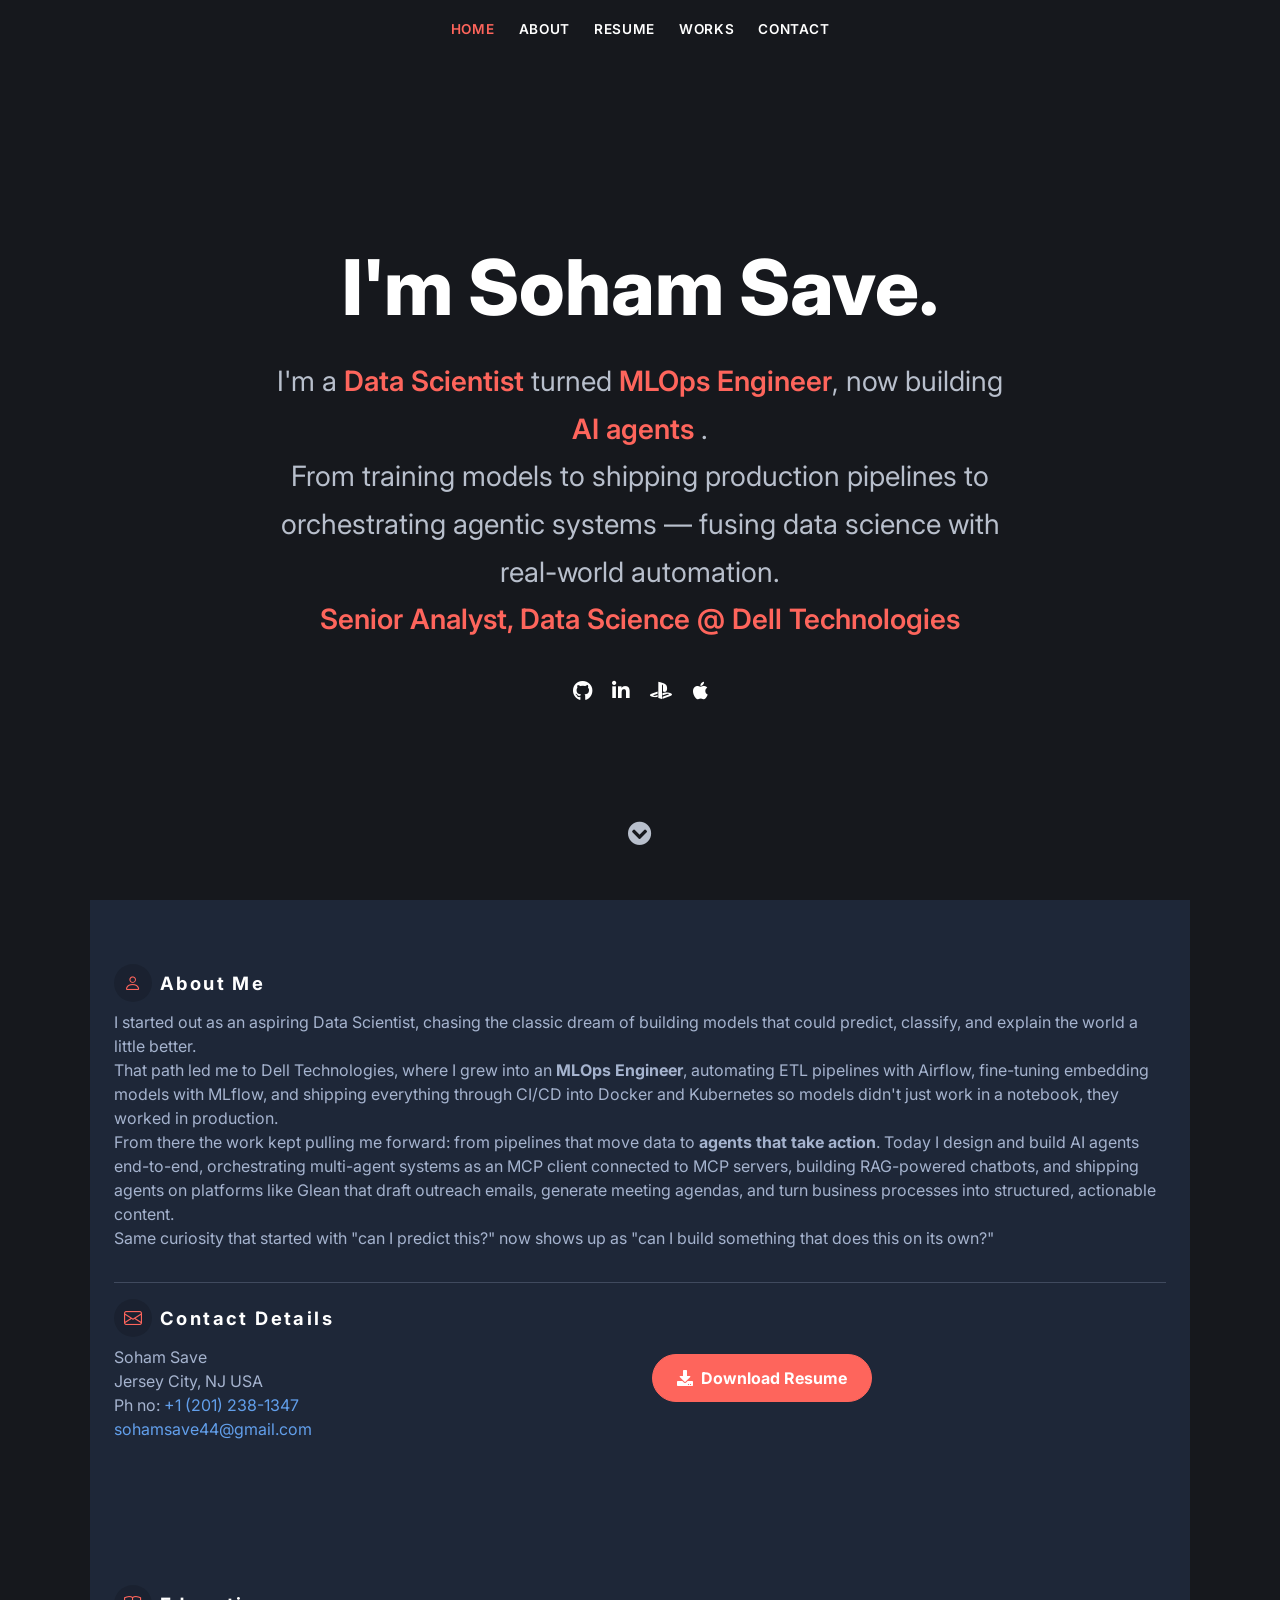
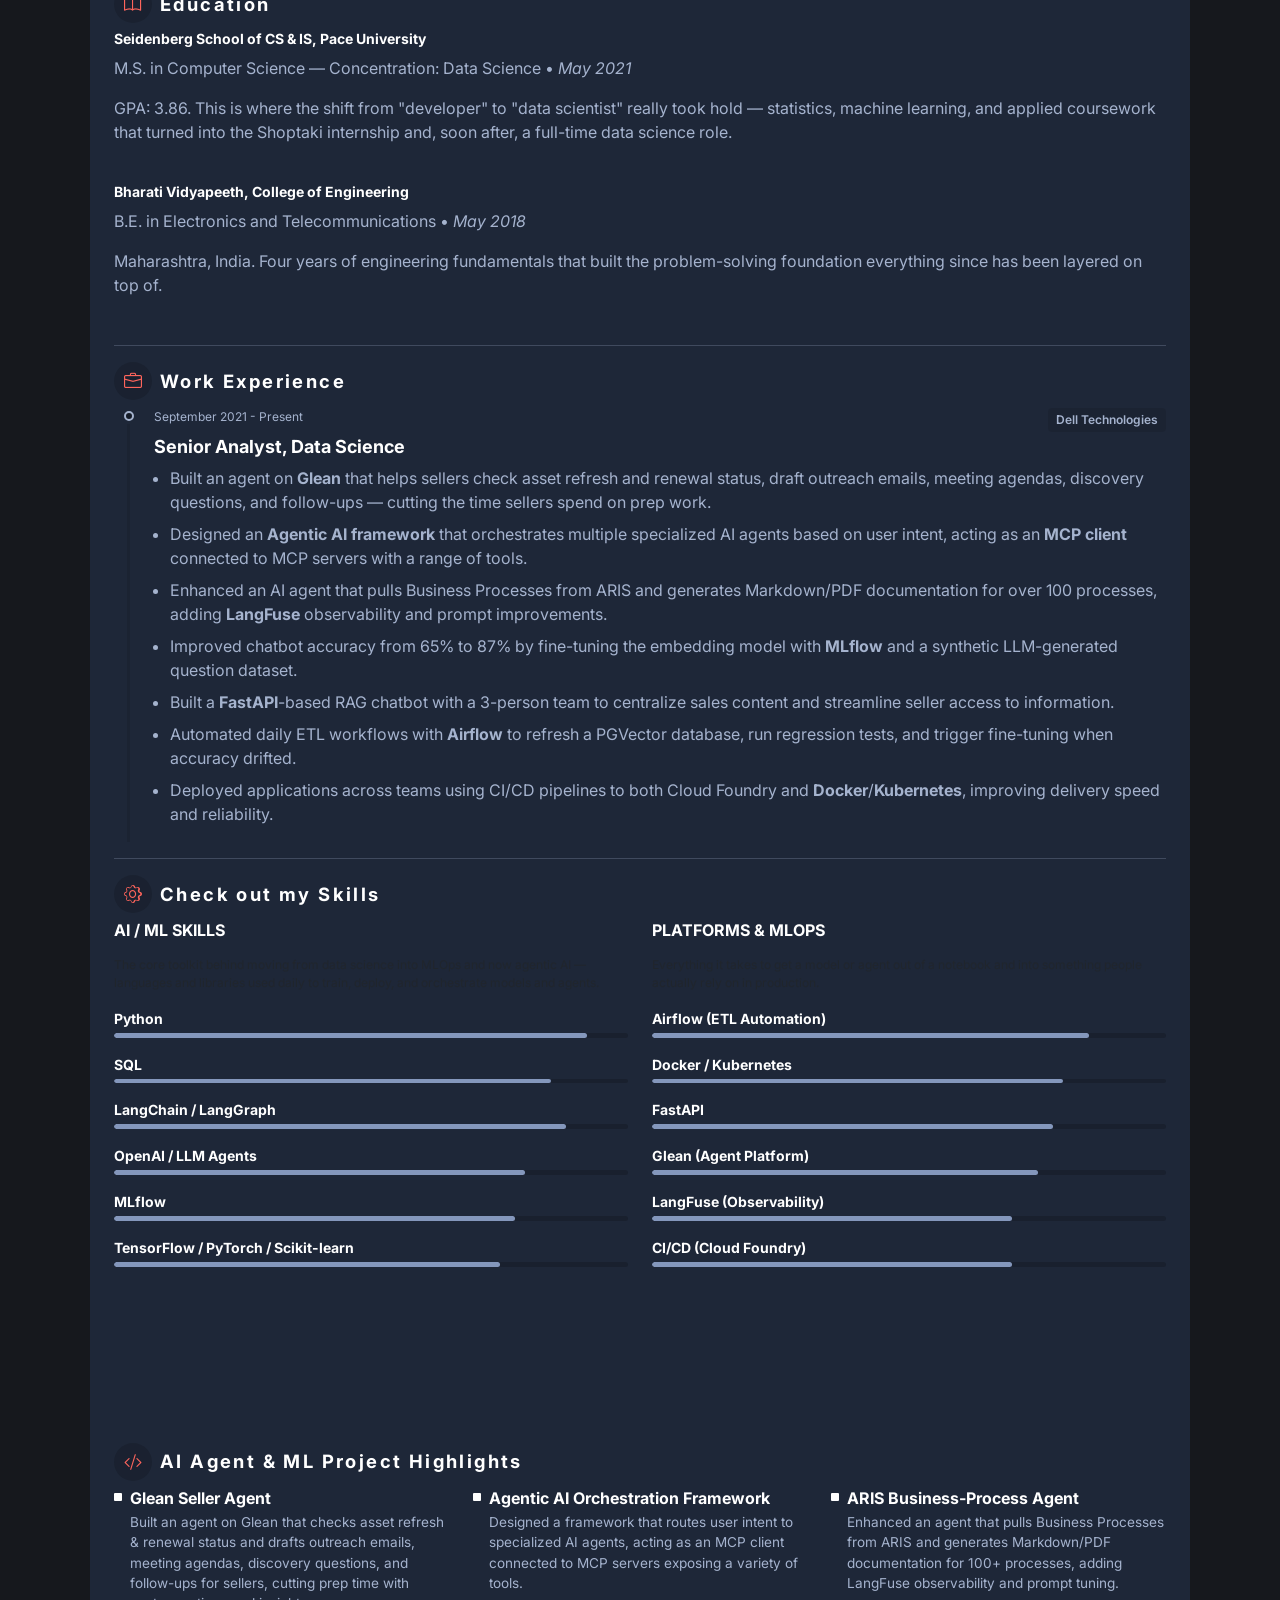
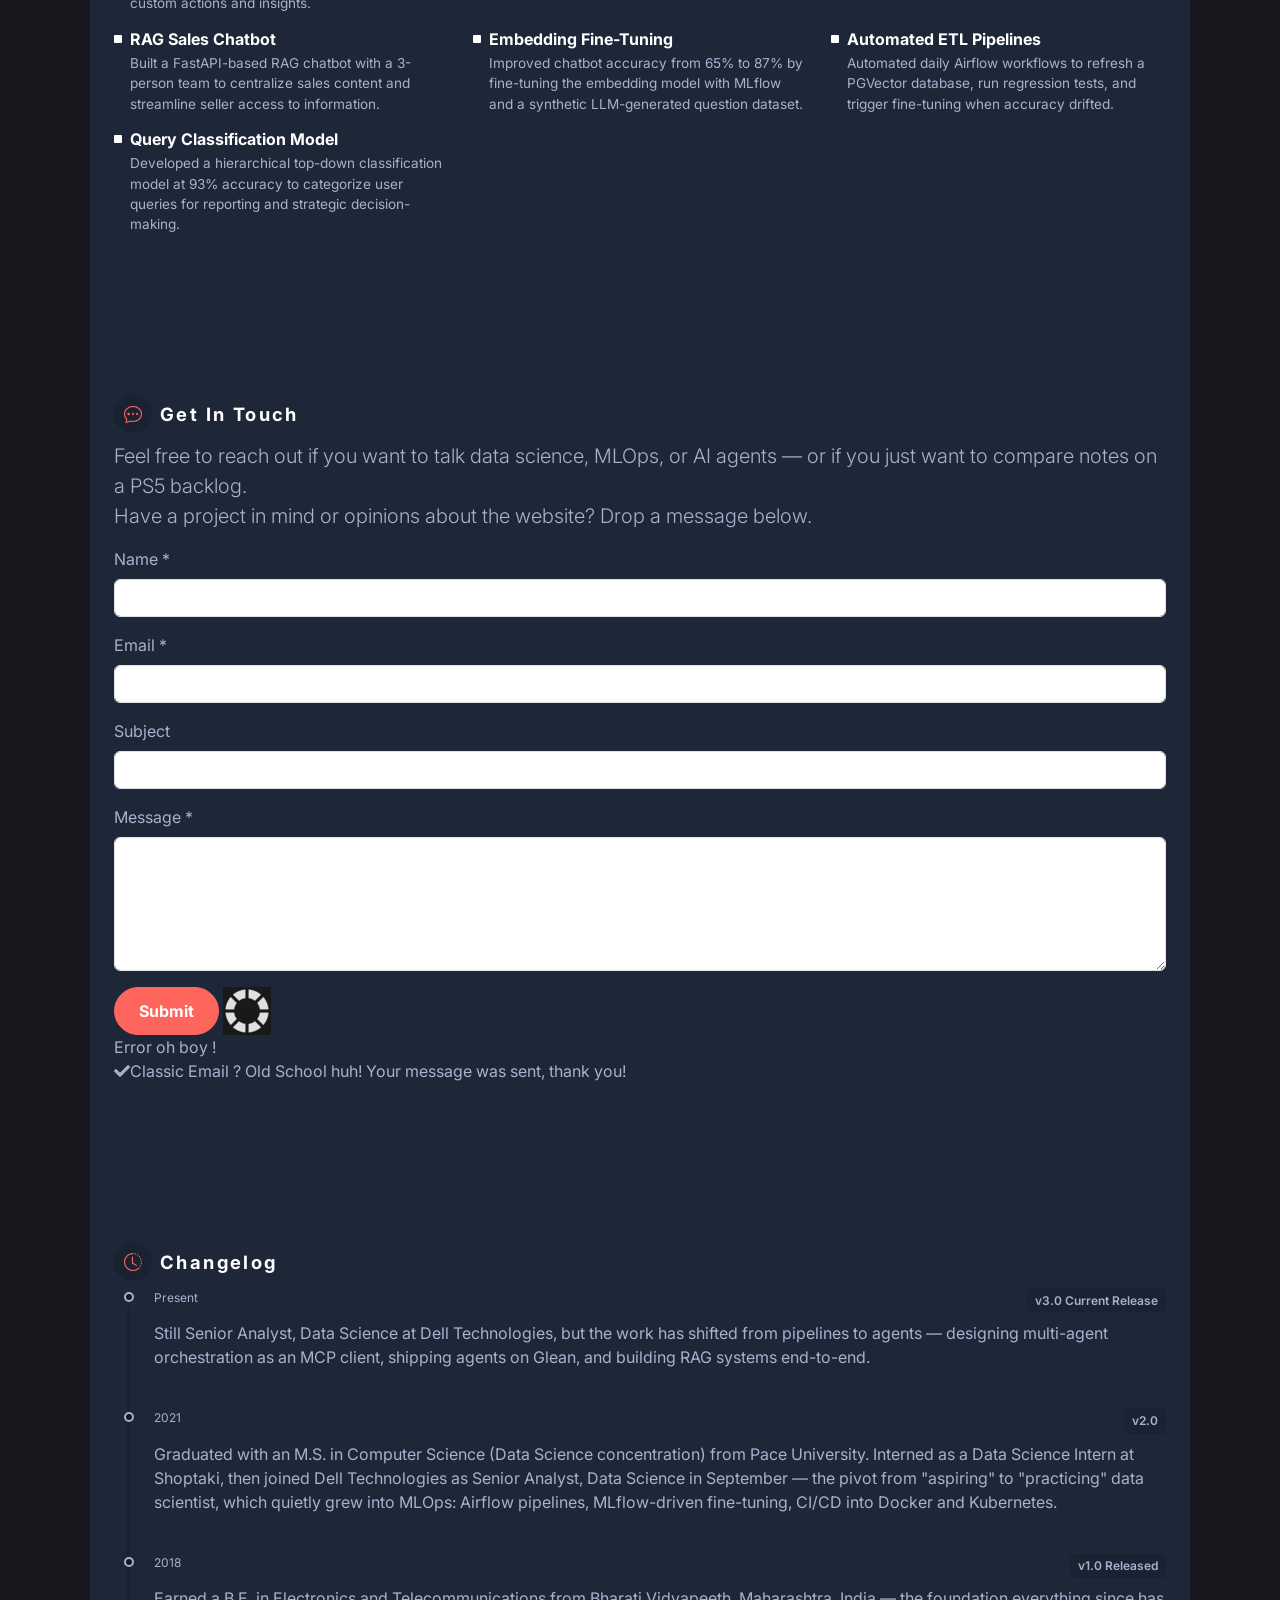
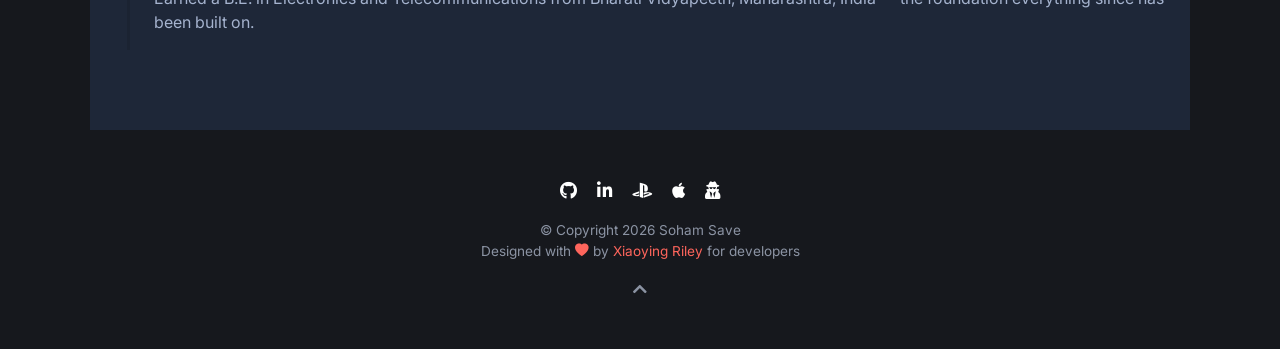
<file: index.html>
<!DOCTYPE html>
<!--[if lt IE 8]><html class="no-js ie ie7" lang="en"> <![endif]-->
<!--[if IE 8]><html class="no-js ie ie8" lang="en"> <![endif]-->
<!--[if (gte IE 8)|!(IE)]><!-->
<html class="no-js" lang="en">
	<!--<![endif]-->

	<head>
		<!--- Basic Page Needs
   ================================================== -->
		<meta charset="utf-8" />
		<title>Soham Save - Data Scientist &amp; AI Agent Engineer</title>

		<!-- Open Graph Sharing Preview Configuration -->
		<meta
			name="description"
			content="Data Scientist turned MLOps Engineer, now building AI agents. From model training to production pipelines to agentic systems."
		/>
		<meta property="og:title" content="Soham Save - Data Scientist &amp; AI Agent Engineer" />
		<meta property="og:url" content="https://sohamsave07.github.io" />
		<meta
			property="og:description"
			content="Data Scientist turned MLOps Engineer, now building AI agents. From model training to production pipelines to agentic systems."
		/>
		<meta property="og:image" content="https://sohamsave07.github.io/ogKS.png" />
		<meta property="og:type" content="article" />
		<meta property="og:locale" content="en_US" />
		<!-- Sharing preview end. -->

		<!-- SEO  -->
		<meta name="author" content="Soham Save" />
		<meta name="SEO" content="Soham Save" />

		<!-- Google Analytics
    ================================================== -->
		<!-- Global site tag (gtag.js) - Google Analytics -->
		<script
			async
			src="https://www.googletagmanager.com/gtag/js?id=UA-120726119-1"
		></script>
		<script>
			window.dataLayer = window.dataLayer || [];

			function gtag() {
				dataLayer.push(arguments);
			}
			gtag("js", new Date());

			gtag("config", "UA-120726119-1");
		</script>

		<!-- Google Tag Manager -->
		<script>
			(function (w, d, s, l, i) {
				w[l] = w[l] || [];
				w[l].push({
					"gtm.start": new Date().getTime(),
					event: "gtm.js",
				});
				var f = d.getElementsByTagName(s)[0],
					j = d.createElement(s),
					dl = l != "dataLayer" ? "&l=" + l : "";
				j.async = true;
				j.src = "https://www.googletagmanager.com/gtm.js?id=" + i + dl;
				f.parentNode.insertBefore(j, f);
			})(window, document, "script", "dataLayer", "GTM-NBJTKDK");
		</script>

		<!-- End Google Tag Manager -->

		<!-- Mobile Specific Meta
   ================================================== -->
		<meta
			name="viewport"
			content="width=device-width, initial-scale=1, maximum-scale=1"
		/>

		<!-- Fonts & Icons
    ================================================== -->
		<link rel="preconnect" href="https://fonts.googleapis.com" />
		<link rel="preconnect" href="https://fonts.gstatic.com" crossorigin />
		<link
			href="https://fonts.googleapis.com/css2?family=Inter:wght@300;400;500;600;700;800;900&display=swap"
			rel="stylesheet"
		/>
		<link
			rel="stylesheet"
			href="https://cdn.jsdelivr.net/npm/bootstrap-icons@1.10.3/font/bootstrap-icons.css"
		/>
		<link
			rel="stylesheet"
			href="https://use.fontawesome.com/releases/v5.15.4/css/all.css"
			integrity="sha384-DyZ88mC6Up2uqS4h/KRgHuoeGwBcD4Ng9SiP4dIRy0EXTlnuz47vAwmeGwVChigm"
			crossorigin="anonymous"
		/>

		<!-- CSS
    ================================================== -->
		<link rel="stylesheet" href="css/risen.css" />
		<link rel="stylesheet" href="css/custom.css" />

		<!-- Favicons
	================================================== -->
		<link rel="shortcut icon" href="ms1.ico" />

		<!-- Javascript Libraries
	================================================== -->
		<!-- Script
   ================================================== -->
		<script src="js/modernizr.js"></script>
	</head>

	<!-- End head -->

	<body>
		<!-- Google Tag Manager (noscript) -->
		<noscript>
			<iframe
				src="https://www.googletagmanager.com/ns.html?id=GTM-NBJTKDK"
				height="0"
				width="0"
				style="display: none; visibility: hidden;"
			></iframe>
		</noscript>
		<!-- End Google Tag Manager (noscript) -->

		<!-- Header
   ================================================== -->
		<header id="home">
			<nav id="nav-wrap">
				<a class="mobile-btn" href="#nav-wrap" title="Show navigation"
					>Show navigation</a
				>
				<a class="mobile-btn" href="#" title="Hide navigation"
					>Hide navigation</a
				>

				<ul id="nav" class="nav">
					<li class="current">
						<a class="smoothscroll" href="#home">Home</a>
					</li>
					<li>
						<a class="smoothscroll" href="#about">About</a>
					</li>
					<li>
						<a class="smoothscroll" href="#resume">Resume</a>
					</li>
					<li>
						<a class="smoothscroll" href="#works">Works</a>
					</li>
					<li>
						<a class="smoothscroll" href="#contact">Contact</a>
					</li>
				</ul>
				<!-- end #nav -->
			</nav>
			<!-- end #nav-wrap -->

			<div class="row banner">
				<div class="banner-text">
					<h1 class="responsive-headline">I'm Soham Save.</h1>
					<h3>
						I'm a
						<a class="smoothscroll" href="#resume">
							<span>Data Scientist</span>
						</a>
						turned
						<span>MLOps Engineer</span>, now building
						<a class="smoothscroll" href="#works"> <span>AI agents</span> </a
						>. <br />From training models to shipping production pipelines to
						orchestrating agentic systems &mdash; fusing data science with
						real-world automation.
						<br />
						<span>Senior Analyst, Data Science @ Dell Technologies</span>
					</h3>
					<ul class="social">
						<li>
							<a
								href="https://github.com/sohamsave07"
								title="Github"
								target="_blank"
							>
								<i class="fab fa-github"></i>
							</a>
						</li>
						<li>
							<a
								href="https://www.linkedin.com/in/soham-save/"
								title="LinkedIn"
								target="_blank"
							>
								<i class="fab fa-linkedin-in"></i>
							</a>
						</li>
						<li>
							<a
								href="https://profile.playstation.com/redphoenix_07"
								title="PlayStation"
								target="_blank"
							>
								<i class="fab fa-playstation"></i>
							</a>
						</li>
						<li>
							<a
								href="https://music.apple.com/profile/sohamsave44"
								title="Apple Music"
								target="_blank"
							>
								<i class="fab fa-apple"></i>
							</a>
						</li>
					</ul>
				</div>
			</div>

			<p class="scrolldown">
				<a class="smoothscroll" href="#about">
					<i class="fas fa-chevron-circle-down"></i>
				</a>
			</p>
		</header>
		<!-- Header End -->

		<!-- About Section
   ================================================== -->
		<section id="about" class="resume-wrapper">
			<div class="row">
				<div class="col-12">
					<section class="resume-summary-section resume-section">
						<h2 class="resume-section-heading">
							<i class="resume-section-heading-icon bi bi-person me-2"></i>About Me
						</h2>
						<p class="resume-summary-desc">
							I started out as an aspiring Data Scientist, chasing the classic
							dream of building models that could predict, classify, and
							explain the world a little better. <br />
							That path led me to Dell Technologies, where I grew into an
							<strong>MLOps Engineer</strong>, automating ETL pipelines
							with Airflow, fine-tuning embedding models with MLflow, and
							shipping everything through CI/CD into Docker and Kubernetes so
							models didn't just work in a notebook, they worked in production.
							<br />
							From there the work kept pulling me forward: from pipelines that
							move data to <strong>agents that take action</strong>. Today I
							design and build AI agents end-to-end, orchestrating
							multi-agent systems as an MCP client connected to MCP servers,
							building RAG-powered chatbots, and shipping agents on platforms
							like Glean that draft outreach emails, generate meeting agendas,
							and turn business processes into structured, actionable content.
							<br />
							Same curiosity that started with "can I predict this?" now shows
							up as "can I build something that does this on its own?"
						</p>
					</section>

					<hr />

					<div class="row">
						<div class="col-12 col-lg-6">
							<h3 class="resume-section-heading">
								<i class="resume-section-heading-icon bi bi-envelope me-2"></i>Contact Details
							</h3>
							<p class="address">
								<span>Soham Save</span>
								<br />
								<span>Jersey City, NJ USA <br /> </span>
								<span
									>Ph no:
									<a href="tel:+12012381347">+1 (201) 238-1347</a>
								</span>
								<br />
								<span>
									<a
										href="mailto:sohamsave44@gmail.com?Subject=Soham%20Save"
										target="_top"
										>sohamsave44@gmail.com</a
									>
								</span>
							</p>
						</div>

						<div class="col-12 col-lg-6 d-flex align-items-center">
							<a
								href="assets/files/Soham_Save_Resume.pdf"
								class="btn btn-primary"
								download
								target="_blank"
							>
								<i class="fa fa-download me-2"></i>Download Resume</a
							>
						</div>
					</div>
				</div>
			</div>
		</section>
		<!-- About Section End-->

		<!-- Resume Section
   ================================================== -->
		<section id="resume" class="resume-wrapper">
			<!-- Education
   ================================================== -->
			<section class="resume-educate-section resume-section">
				<h2 class="resume-section-heading">
					<i class="resume-section-heading-icon bi bi-book me-2"></i>Education
				</h2>

				<div class="row item mb-4">
					<div class="col-12">
						<h3 class="resume-degree">
							Seidenberg School of CS &amp; IS, Pace University
						</h3>
						<p class="info">
							M.S. in Computer Science &mdash; Concentration: Data Science
							<span>&bull;</span>
							<em class="date">May 2021</em>
						</p>
						<p>
							GPA: 3.86. This is where the shift from "developer" to
							"data scientist" really took hold &mdash; statistics, machine
							learning, and applied coursework that turned into the Shoptaki
							internship and, soon after, a full-time data science role.
						</p>
					</div>
				</div>

				<div class="row item">
					<div class="col-12">
						<h3 class="resume-degree">
							Bharati Vidyapeeth, College of Engineering
						</h3>
						<p class="info">
							B.E. in Electronics and Telecommunications
							<span>&bull;</span>
							<em class="date">May 2018</em>
						</p>

						<p>
							Maharashtra, India. Four years of engineering fundamentals
							that built the problem-solving foundation everything since has
							been layered on top of.
						</p>
					</div>
				</div>
			</section>
			<!-- End Education -->

			<hr />

			<!-- Work -->
			<section class="resume-experience-section resume-section">
				<h2 class="resume-section-heading">
					<i class="resume-section-heading-icon bi bi-briefcase me-2"></i>Work Experience
				</h2>

				<div class="resume-timeline position-relative">
					<article class="resume-timeline-item position-relative">
						<div class="resume-timeline-item-header mb-2">
							<div class="resume-position-meta d-flex justify-content-between mb-1">
								<div class="resume-position-time">September 2021 - Present</div>
								<div class="resume-company-name">Dell Technologies</div>
							</div>
							<h3 class="resume-position-title mb-1">Senior Analyst, Data Science</h3>
						</div>
						<div class="resume-timeline-item-desc">
							<ul class="resume-timeline-list">
								<li>
									Built an agent on <b>Glean</b> that helps sellers check
									asset refresh and renewal status, draft outreach emails,
									meeting agendas, discovery questions, and follow-ups &mdash;
									cutting the time sellers spend on prep work.
								</li>
								<li>
									Designed an <b>Agentic AI framework</b> that orchestrates
									multiple specialized AI agents based on user intent, acting as
									an <b>MCP client</b> connected to MCP servers with a range of
									tools.
								</li>
								<li>
									Enhanced an AI agent that pulls Business Processes from ARIS
									and generates Markdown/PDF documentation for over 100
									processes, adding <b>LangFuse</b> observability and prompt
									improvements.
								</li>
								<li>
									Improved chatbot accuracy from 65% to 87% by fine-tuning the
									embedding model with <b>MLflow</b> and a synthetic
									LLM-generated question dataset.
								</li>
								<li>
									Built a <b>FastAPI</b>-based RAG chatbot with a 3-person team
									to centralize sales content and streamline seller access to
									information.
								</li>
								<li>
									Automated daily ETL workflows with <b>Airflow</b> to refresh a
									PGVector database, run regression tests, and trigger
									fine-tuning when accuracy drifted.
								</li>
								<li>
									Deployed applications across teams using CI/CD pipelines to
									both Cloud Foundry and <b>Docker</b>/<b>Kubernetes</b>,
									improving delivery speed and reliability.
								</li>
							</ul>
						</div>
					</article>
				</div>
			</section>
			<!-- End Work -->

			<hr />

			<!-- Skills -->
			<section class="resume-skills-section resume-section" id="developer">
				<h2 class="resume-section-heading">
					<i class="resume-section-heading-icon bi bi-gear me-2"></i>Check out my Skills
				</h2>

				<div class="row">
					<div class="col-12 col-lg-6">
						<h3 class="h6 text-uppercase mb-3">AI / ML Skills</h3>
						<p class="text-body-secondary small">
							The core toolkit behind moving from data science into MLOps and
							now agentic AI &mdash; languages and libraries used daily to
							train, deploy, and orchestrate models and agents.
						</p>
						<ul class="list-unstyled">
							<li class="mb-2">
								<div class="resume-skill-name">Python</div>
								<div class="progress resume-progress" role="progressbar" aria-valuenow="92" aria-valuemin="0" aria-valuemax="100">
									<div class="progress-bar resume-progress-bar" style="width: 92%"></div>
								</div>
							</li>
							<li class="mb-2">
								<div class="resume-skill-name">SQL</div>
								<div class="progress resume-progress" role="progressbar" aria-valuenow="85" aria-valuemin="0" aria-valuemax="100">
									<div class="progress-bar resume-progress-bar" style="width: 85%"></div>
								</div>
							</li>
							<li class="mb-2">
								<div class="resume-skill-name">LangChain / LangGraph</div>
								<div class="progress resume-progress" role="progressbar" aria-valuenow="88" aria-valuemin="0" aria-valuemax="100">
									<div class="progress-bar resume-progress-bar" style="width: 88%"></div>
								</div>
							</li>
							<li class="mb-2">
								<div class="resume-skill-name">OpenAI / LLM Agents</div>
								<div class="progress resume-progress" role="progressbar" aria-valuenow="80" aria-valuemin="0" aria-valuemax="100">
									<div class="progress-bar resume-progress-bar" style="width: 80%"></div>
								</div>
							</li>
							<li class="mb-2">
								<div class="resume-skill-name">MLflow</div>
								<div class="progress resume-progress" role="progressbar" aria-valuenow="78" aria-valuemin="0" aria-valuemax="100">
									<div class="progress-bar resume-progress-bar" style="width: 78%"></div>
								</div>
							</li>
							<li class="mb-2">
								<div class="resume-skill-name">TensorFlow / PyTorch / Scikit-learn</div>
								<div class="progress resume-progress" role="progressbar" aria-valuenow="75" aria-valuemin="0" aria-valuemax="100">
									<div class="progress-bar resume-progress-bar" style="width: 75%"></div>
								</div>
							</li>
						</ul>
					</div>

					<div class="col-12 col-lg-6">
						<h3 class="h6 text-uppercase mb-3">Platforms &amp; MLOps</h3>
						<p class="text-body-secondary small">
							Everything it takes to get a model or agent out of a notebook
							and into something people actually rely on in production.
						</p>
						<ul class="list-unstyled">
							<li class="mb-2">
								<div class="resume-skill-name">Airflow (ETL Automation)</div>
								<div class="progress resume-progress" role="progressbar" aria-valuenow="85" aria-valuemin="0" aria-valuemax="100">
									<div class="progress-bar resume-progress-bar" style="width: 85%"></div>
								</div>
							</li>
							<li class="mb-2">
								<div class="resume-skill-name">Docker / Kubernetes</div>
								<div class="progress resume-progress" role="progressbar" aria-valuenow="80" aria-valuemin="0" aria-valuemax="100">
									<div class="progress-bar resume-progress-bar" style="width: 80%"></div>
								</div>
							</li>
							<li class="mb-2">
								<div class="resume-skill-name">FastAPI</div>
								<div class="progress resume-progress" role="progressbar" aria-valuenow="78" aria-valuemin="0" aria-valuemax="100">
									<div class="progress-bar resume-progress-bar" style="width: 78%"></div>
								</div>
							</li>
							<li class="mb-2">
								<div class="resume-skill-name">Glean (Agent Platform)</div>
								<div class="progress resume-progress" role="progressbar" aria-valuenow="75" aria-valuemin="0" aria-valuemax="100">
									<div class="progress-bar resume-progress-bar" style="width: 75%"></div>
								</div>
							</li>
							<li class="mb-2">
								<div class="resume-skill-name">LangFuse (Observability)</div>
								<div class="progress resume-progress" role="progressbar" aria-valuenow="70" aria-valuemin="0" aria-valuemax="100">
									<div class="progress-bar resume-progress-bar" style="width: 70%"></div>
								</div>
							</li>
							<li class="mb-2">
								<div class="resume-skill-name">CI/CD (Cloud Foundry)</div>
								<div class="progress resume-progress" role="progressbar" aria-valuenow="70" aria-valuemin="0" aria-valuemax="100">
									<div class="progress-bar resume-progress-bar" style="width: 70%"></div>
								</div>
							</li>
						</ul>
					</div>
				</div>
			</section>
			<!-- End skills -->
		</section>
		<!-- Resume Section End-->

		<!-- AI/ML Project Highlights Section
================================================== -->
		<section id="works" class="resume-wrapper">
			<section class="resume-projects-section resume-section">
				<h2 class="resume-section-heading">
					<i class="resume-section-heading-icon bi bi-code-slash me-2"></i>AI Agent &amp; ML Project Highlights
				</h2>

				<div class="row">
					<div class="col-12 col-md-6 col-lg-4 item">
						<h4 class="item-heading"><i class="item-icon bi bi-square-fill me-2"></i>Glean Seller Agent</h4>
						<div class="item-desc">
							Built an agent on Glean that checks asset refresh &amp; renewal
							status and drafts outreach emails, meeting agendas, discovery
							questions, and follow-ups for sellers, cutting prep time with
							custom actions and insights.
						</div>
					</div>

					<div class="col-12 col-md-6 col-lg-4 item">
						<h4 class="item-heading"><i class="item-icon bi bi-square-fill me-2"></i>Agentic AI Orchestration Framework</h4>
						<div class="item-desc">
							Designed a framework that routes user intent to specialized AI
							agents, acting as an MCP client connected to MCP servers exposing
							a variety of tools.
						</div>
					</div>

					<div class="col-12 col-md-6 col-lg-4 item">
						<h4 class="item-heading"><i class="item-icon bi bi-square-fill me-2"></i>ARIS Business-Process Agent</h4>
						<div class="item-desc">
							Enhanced an agent that pulls Business Processes from ARIS and
							generates Markdown/PDF documentation for 100+ processes, adding
							LangFuse observability and prompt tuning.
						</div>
					</div>

					<div class="col-12 col-md-6 col-lg-4 item">
						<h4 class="item-heading"><i class="item-icon bi bi-square-fill me-2"></i>RAG Sales Chatbot</h4>
						<div class="item-desc">
							Built a FastAPI-based RAG chatbot with a 3-person team to
							centralize sales content and streamline seller access to
							information.
						</div>
					</div>

					<div class="col-12 col-md-6 col-lg-4 item">
						<h4 class="item-heading"><i class="item-icon bi bi-square-fill me-2"></i>Embedding Fine-Tuning</h4>
						<div class="item-desc">
							Improved chatbot accuracy from 65% to 87% by fine-tuning the
							embedding model with MLflow and a synthetic LLM-generated
							question dataset.
						</div>
					</div>

					<div class="col-12 col-md-6 col-lg-4 item">
						<h4 class="item-heading"><i class="item-icon bi bi-square-fill me-2"></i>Automated ETL Pipelines</h4>
						<div class="item-desc">
							Automated daily Airflow workflows to refresh a PGVector database,
							run regression tests, and trigger fine-tuning when accuracy
							drifted.
						</div>
					</div>

					<div class="col-12 col-md-6 col-lg-4 item">
						<h4 class="item-heading"><i class="item-icon bi bi-square-fill me-2"></i>Query Classification Model</h4>
						<div class="item-desc">
							Developed a hierarchical top-down classification model at 93%
							accuracy to categorize user queries for reporting and strategic
							decision-making.
						</div>
					</div>
				</div>
			</section>
		</section>
		<!-- Works Section End-->

		<!-- Contact Section
   ================================================== -->
		<section id="contact" class="resume-wrapper">
			<section class="resume-section">
				<h2 class="resume-section-heading">
					<i class="resume-section-heading-icon bi bi-chat-dots me-2"></i>Get In Touch
				</h2>
				<p class="lead">
					Feel free to reach out if you want to talk data science, MLOps,
					or AI agents &mdash; or if you just want to compare notes on a
					PS5 backlog.
					<br />
					Have a project in mind or opinions about the website? Drop a
					message below.
				</p>

				<form action="" method="post" id="contactForm" name="contactForm">
					<fieldset>
						<div class="mb-3">
							<label for="contactName" class="form-label"
								>Name
								<span class="required">*</span>
							</label>
							<input
								type="text"
								value=""
								class="form-control"
								id="contactName"
								name="contactName"
							/>
						</div>

						<div class="mb-3">
							<label for="contactEmail" class="form-label"
								>Email
								<span class="required">*</span>
							</label>
							<input
								type="text"
								value=""
								class="form-control"
								id="contactEmail"
								name="contactEmail"
							/>
						</div>

						<div class="mb-3">
							<label for="contactSubject" class="form-label">Subject</label>
							<input
								type="text"
								value=""
								class="form-control"
								id="contactSubject"
								name="contactSubject"
							/>
						</div>

						<div class="mb-3">
							<label for="contactMessage" class="form-label"
								>Message
								<span class="required">*</span>
							</label>
							<textarea
								rows="5"
								class="form-control"
								id="contactMessage"
								name="contactMessage"
							></textarea>
						</div>

						<div>
							<button class="btn btn-primary submit">Submit</button>
							<span id="image-loader">
								<img alt="" src="assets/images/loader.gif" />
							</span>
						</div>
					</fieldset>
				</form>
				<!-- Form End -->

				<!-- contact-warning -->
				<div id="message-warning">Error oh boy !</div>
				<!-- contact-success -->
				<div id="message-success">
					<i class="fa fa-check"></i>Classic Email ? Old School huh! Your
					message was sent, thank you!
					<br />
				</div>
			</section>
		</section>
		<!-- Contact Section End-->

		<section id="changelog" class="resume-wrapper">
			<section class="resume-section">
				<h2 class="resume-section-heading">
					<i class="resume-section-heading-icon bi bi-clock-history me-2"></i>Changelog
				</h2>

				<div class="resume-timeline position-relative">
					<article class="resume-timeline-item position-relative pb-4">
						<div class="resume-timeline-item-header mb-2">
							<div class="resume-position-meta d-flex justify-content-between mb-1">
								<div class="resume-position-time">Present</div>
								<div class="resume-company-name">v3.0 Current Release</div>
							</div>
						</div>
						<div class="resume-timeline-item-desc">
							<p>
								Still Senior Analyst, Data Science at Dell Technologies, but the
								work has shifted from pipelines to agents &mdash; designing
								multi-agent orchestration as an MCP client, shipping agents on
								Glean, and building RAG systems end-to-end.
							</p>
						</div>
					</article>

					<article class="resume-timeline-item position-relative pb-4">
						<div class="resume-timeline-item-header mb-2">
							<div class="resume-position-meta d-flex justify-content-between mb-1">
								<div class="resume-position-time">2021</div>
								<div class="resume-company-name">v2.0</div>
							</div>
						</div>
						<div class="resume-timeline-item-desc">
							<p>
								Graduated with an M.S. in Computer Science (Data Science
								concentration) from Pace University. Interned as a Data
								Science Intern at Shoptaki, then joined Dell Technologies as
								Senior Analyst, Data Science in September &mdash; the pivot
								from "aspiring" to "practicing" data scientist, which quietly
								grew into MLOps: Airflow pipelines, MLflow-driven fine-tuning,
								CI/CD into Docker and Kubernetes.
							</p>
						</div>
					</article>

					<article class="resume-timeline-item position-relative">
						<div class="resume-timeline-item-header mb-2">
							<div class="resume-position-meta d-flex justify-content-between mb-1">
								<div class="resume-position-time">2018</div>
								<div class="resume-company-name">v1.0 Released</div>
							</div>
						</div>
						<div class="resume-timeline-item-desc">
							<p>
								Earned a B.E. in Electronics and Telecommunications from
								Bharati Vidyapeeth, Maharashtra, India &mdash; the foundation
								everything since has been built on.
							</p>
						</div>
					</article>
				</div>
			</section>
		</section>

		<!-- footer
   ================================================== -->
		<footer>
			<div class="row">
				<div class="twelve columns">
					<ul class="social-links">
						<li>
							<a
								href="https://github.com/sohamsave07"
								title="GitHub"
								aria-label="View GitHub"
								target="_blank"
							>
								<i class="fab fa-github"></i>
							</a>
						</li>
						<li>
							<a
								href="https://www.linkedin.com/in/soham-save/"
								title="LinkedIn"
								aria-label="View LinkedIn"
								target="_blank"
							>
								<i class="fab fa-linkedin-in"></i>
							</a>
						</li>
						<li>
							<a
								href="https://profile.playstation.com/redphoenix_07"
								title="PlayStation"
								aria-label="View PlayStation Profile"
								target="_blank"
							>
								<i class="fab fa-playstation"></i>
							</a>
						</li>
						<li>
							<a
								href="https://music.apple.com/profile/sohamsave44"
								title="Apple Music"
								aria-label="View Apple Music Profile"
								target="_blank"
							>
								<i class="fab fa-apple"></i>
							</a>
						</li>
						<li>
							<a
								href="https://sohamsave07.github.io/privacy"
								title="Privacy"
								aria-label="View Privacy Policy"
								target="_blank"
							>
								<i class="fas fa-user-secret"></i>
							</a>
						</li>
					</ul>

					<ul class="copyright">
						<li>&copy; Copyright 2026 Soham Save</li>
						<li>
							Designed with <i class="bi bi-heart-fill" style="color:#fe655c"></i> by
							<a
								class="theme-link"
								href="http://themes.3rdwavemedia.com"
								title="Risen by Xiaoying Riley"
								aria-label="Risen theme by Xiaoying Riley"
								target="_blank"
								>Xiaoying Riley</a
							>
							for developers
						</li>
					</ul>
				</div>

				<div id="go-top">
					<a class="smoothscroll" title="Back to Top" href="#home">
						<i class="fas fa-chevron-up"></i>
					</a>
				</div>
			</div>
		</footer>
		<!-- Footer End-->

		<!-- Java Script
   ================================================== -->
		<script src="https://ajax.googleapis.com/ajax/libs/jquery/1.10.2/jquery.min.js"></script>
		<script>
			window.jQuery ||
				document.write('<script src="js/jquery-1.10.2.min.js"><\/script>');
		</script>
		<script
			type="text/javascript"
			src="js/jquery-migrate-1.2.1.min.js"
		></script>

		<script src="js/waypoints.js"></script>
		<script src="js/init.js"></script>
	</body>
</html>
</file>
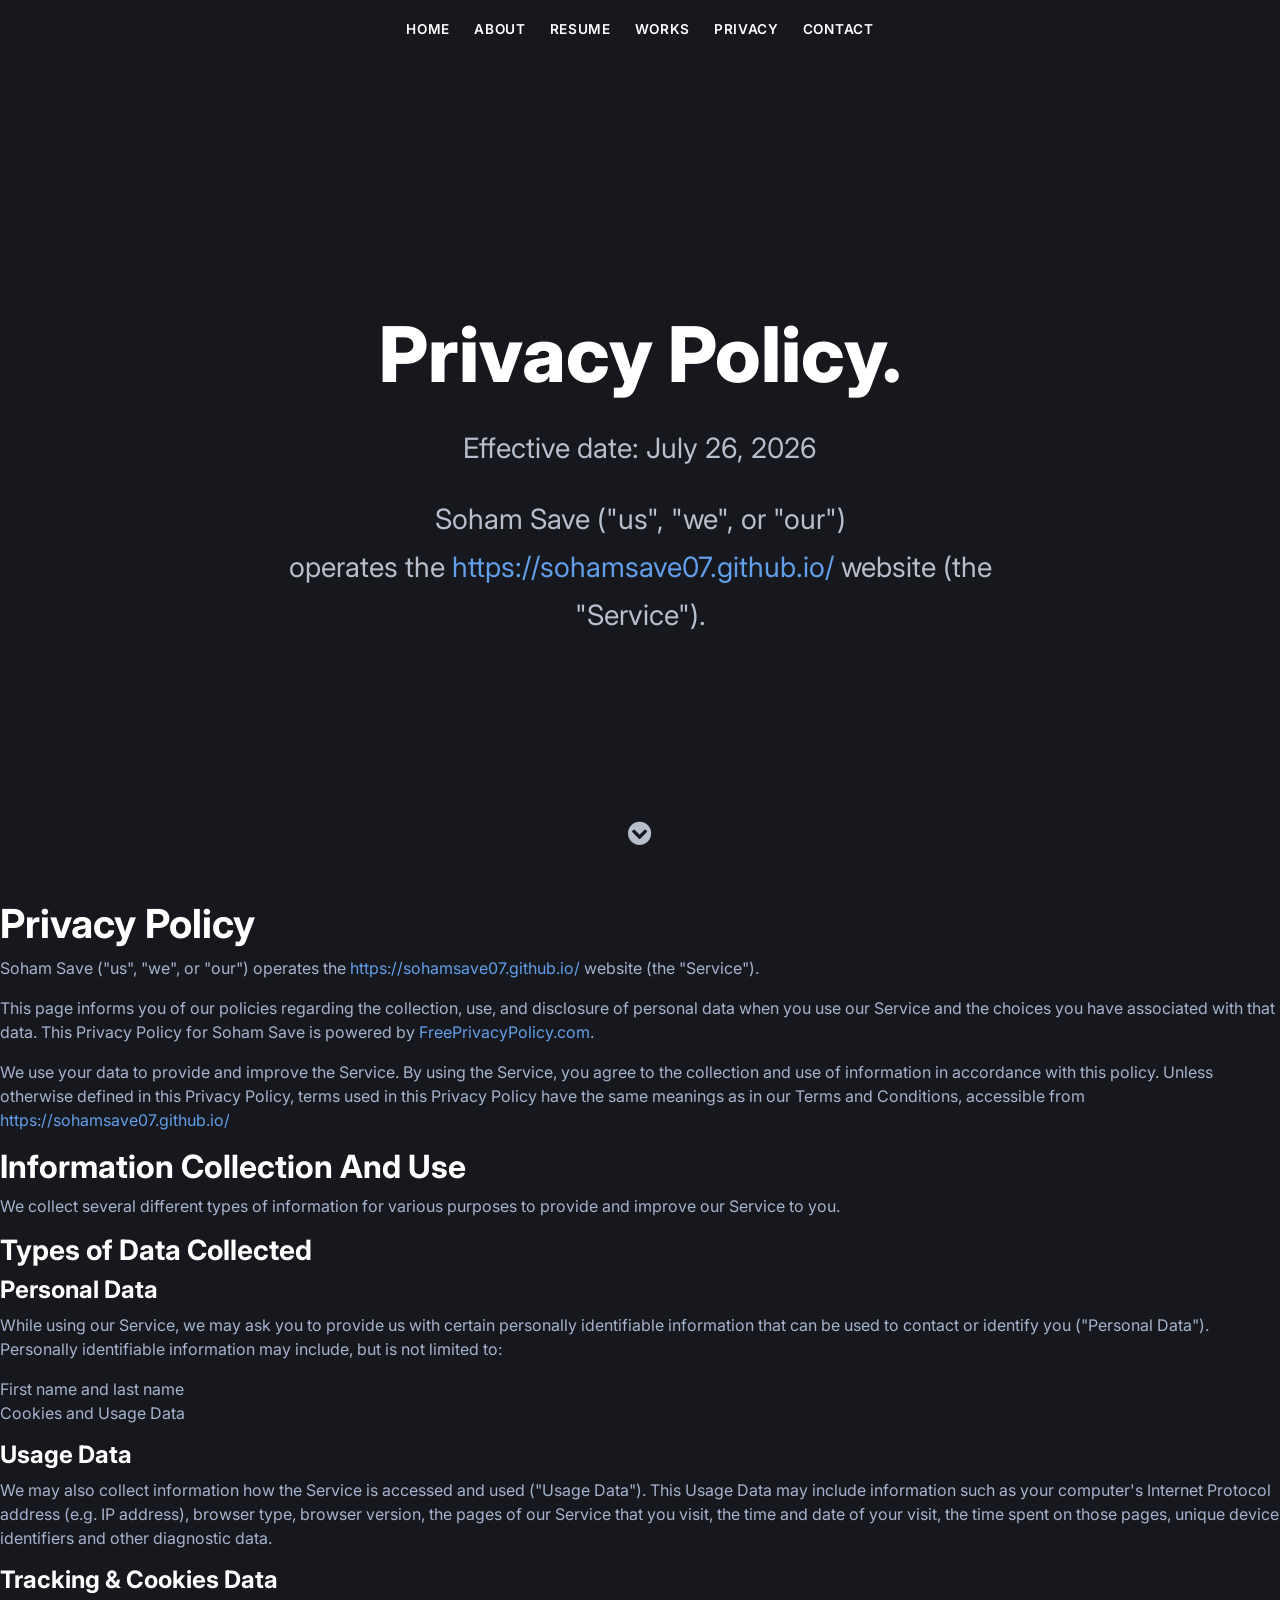
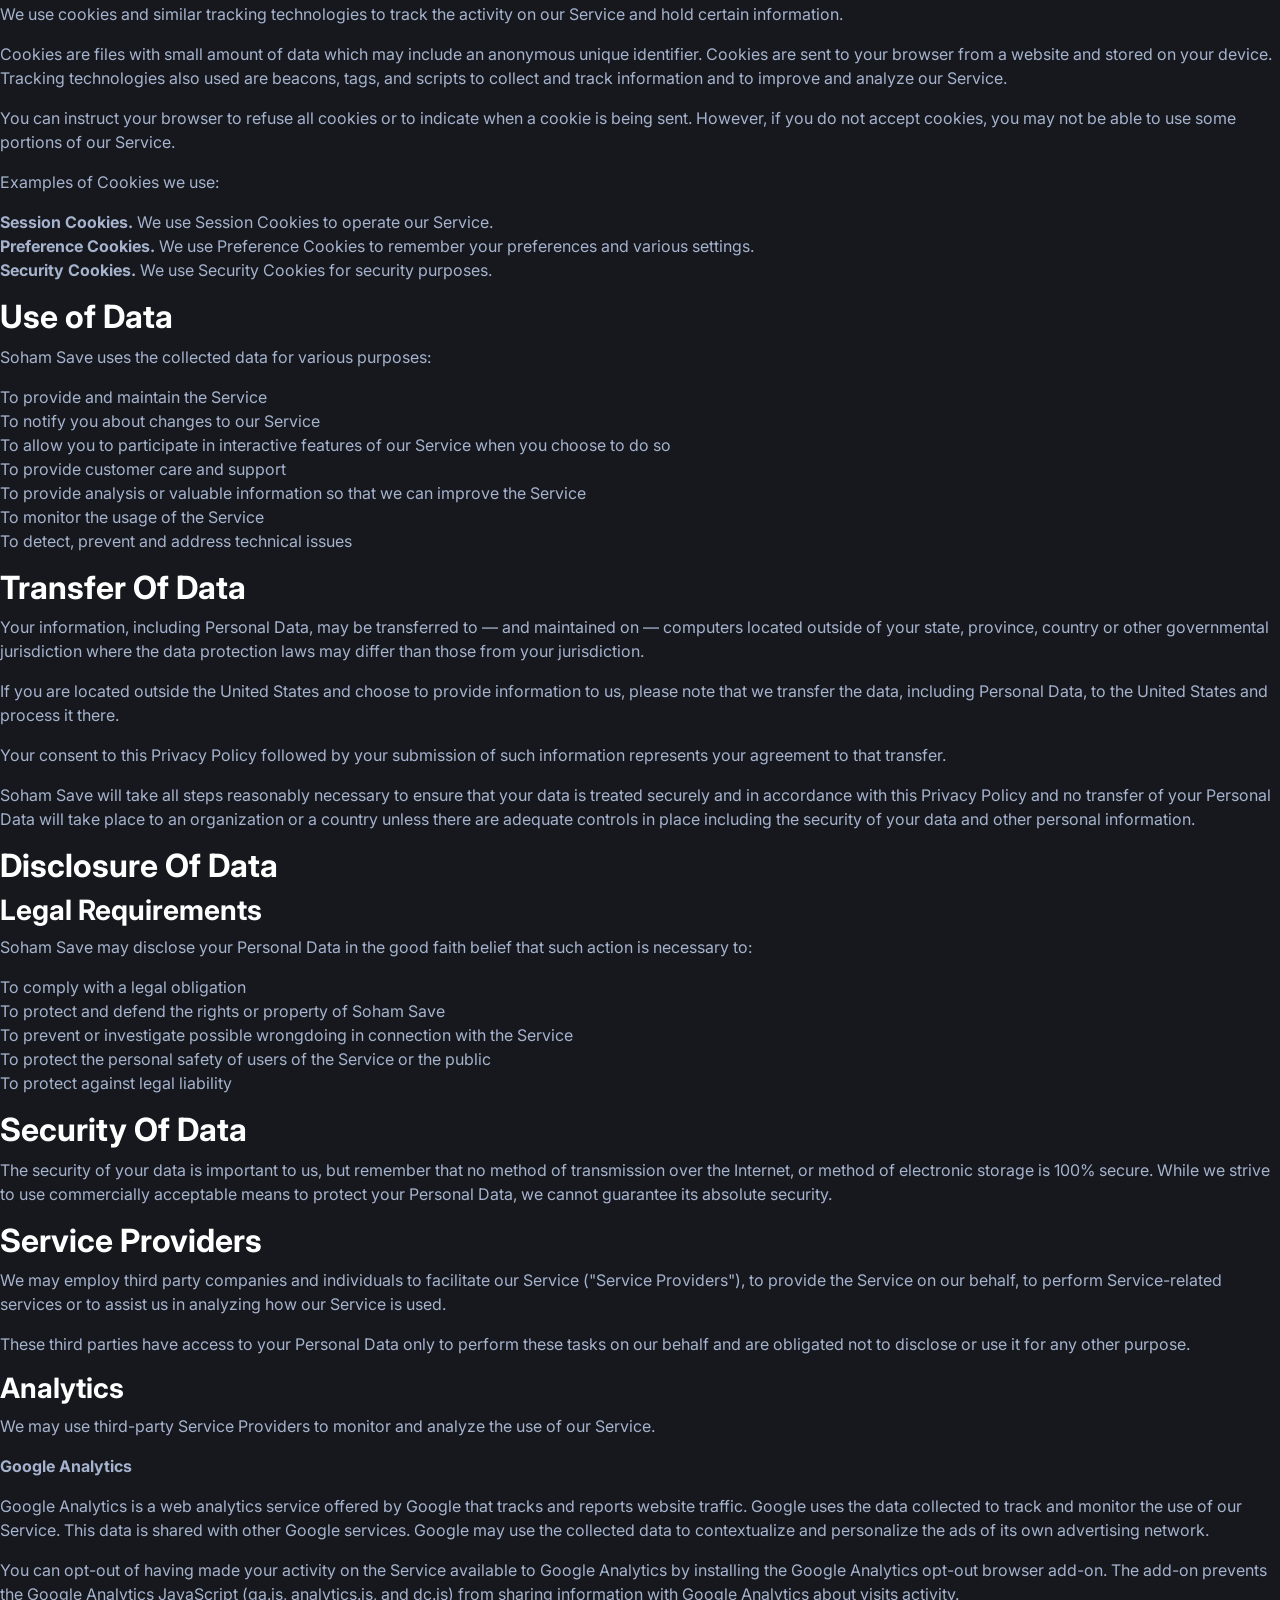
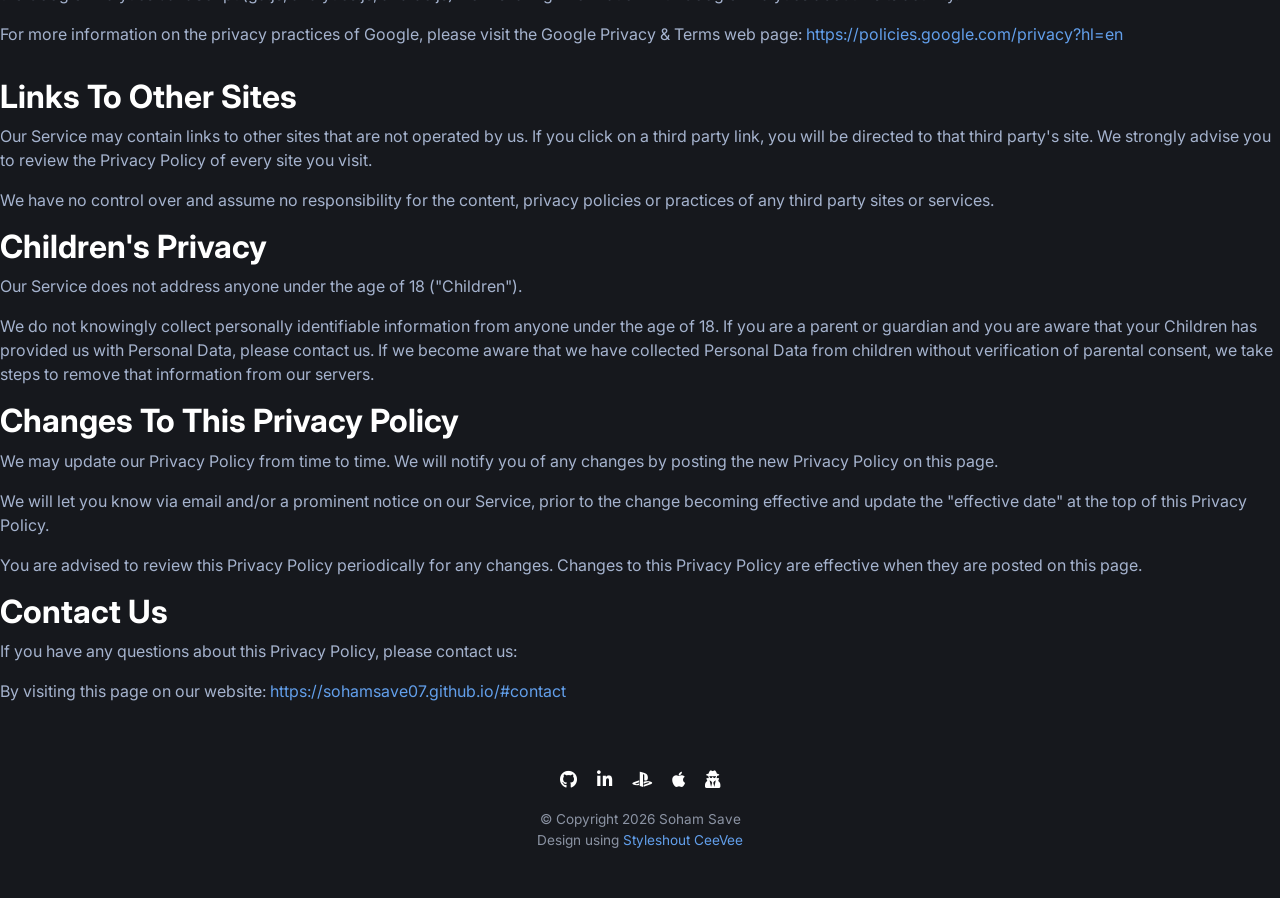
<file: privacy.html>
<!DOCTYPE html>
<!--[if lt IE 8]><html class="no-js ie ie7" lang="en"> <![endif]-->
<!--[if IE 8]><html class="no-js ie ie8" lang="en"> <![endif]-->
<!--[if (gte IE 8)|!(IE)]><!-->
<html class="no-js" lang="en">
  <!--<![endif]-->

  <head>
    <!--- Basic Page Needs
   ================================================== -->
    <meta charset="utf-8" />
    <title>Soham Save - Privacy</title>

    <!-- Open Graph Sharing Preview Configuration -->
    <meta
      name="description"
      content="Data Scientist turned MLOps Engineer, now building AI agents."
    />
    <meta property="og:title" content="Soham Save - Privacy" />
    <meta property="og:url" content="https://sohamsave07.github.io" />
    <meta
      property="og:description"
      content="Data Scientist turned MLOps Engineer, now building AI agents."
    />
    <meta property="og:image" content="https://sohamsave07.github.io/ogKS.png" />
    <meta property="og:type" content="article" />
    <meta property="og:locale" content="en_US" />
    <!-- Sharing preview end. -->

    <!-- SEO  -->
    <meta name="author" content="Soham Save" />
    <meta name="SEO" content="Soham Save" />

    <!-- Google Analytics
   ================================================== -->
    <!-- Global site tag (gtag.js) - Google Analytics -->
    <script
      async
      src="https://www.googletagmanager.com/gtag/js?id=UA-120726119-1"
    ></script>
    <script>
      window.dataLayer = window.dataLayer || [];

      function gtag() {
        dataLayer.push(arguments);
      }
      gtag("js", new Date());

      gtag("config", "UA-120726119-1");
    </script>

    <!-- Google Tag Manager -->
    <script>
      (function(w, d, s, l, i) {
        w[l] = w[l] || [];
        w[l].push({
          "gtm.start": new Date().getTime(),
          event: "gtm.js"
        });
        var f = d.getElementsByTagName(s)[0],
          j = d.createElement(s),
          dl = l != "dataLayer" ? "&l=" + l : "";
        j.async = true;
        j.src = "https://www.googletagmanager.com/gtm.js?id=" + i + dl;
        f.parentNode.insertBefore(j, f);
      })(window, document, "script", "dataLayer", "GTM-NBJTKDK");
    </script>

    <!-- End Google Tag Manager -->
    <!-- Mobile Specific Metas
  ================================================== -->
    <meta
      name="viewport"
      content="width=device-width, initial-scale=1, maximum-scale=1"
    />

    <!-- Fonts & Icons
   ================================================== -->
    <link rel="preconnect" href="https://fonts.googleapis.com" />
    <link rel="preconnect" href="https://fonts.gstatic.com" crossorigin />
    <link
      href="https://fonts.googleapis.com/css2?family=Inter:wght@300;400;500;600;700;800;900&display=swap"
      rel="stylesheet"
    />
    <link
      rel="stylesheet"
      href="https://cdn.jsdelivr.net/npm/bootstrap-icons@1.10.3/font/bootstrap-icons.css"
    />
    <link
      rel="stylesheet"
      href="https://use.fontawesome.com/releases/v5.15.4/css/all.css"
      integrity="sha384-DyZ88mC6Up2uqS4h/KRgHuoeGwBcD4Ng9SiP4dIRy0EXTlnuz47vAwmeGwVChigm"
      crossorigin="anonymous"
    />

    <!-- CSS
   ================================================== -->
    <link rel="stylesheet" href="css/risen.css" />
    <link rel="stylesheet" href="css/custom.css" />

    <!-- Script
  ================================================== -->
    <script src="js/modernizr.js"></script>

    <!-- Favicons
   ================================================== -->
    <link rel="shortcut icon" href="ms1.ico" />
  </head>

  <body>
    <!-- Google Tag Manager (noscript) -->
    <noscript>
      <iframe
        src="https://www.googletagmanager.com/ns.html?id=GTM-NBJTKDK"
        height="0"
        width="0"
        style="display:none;visibility:hidden"
      ></iframe>
    </noscript>
    <!-- End Google Tag Manager (noscript) -->

    <!-- Header
   ================================================== -->
    <header id="home">
      <nav id="nav-wrap">
        <a class="mobile-btn" href="#nav-wrap" title="Show navigation"
          >Show navigation</a
        >
        <a class="mobile-btn" href="#" title="Hide navigation"
          >Hide navigation</a
        >

        <ul id="nav" class="nav">
          <li>
            <a href="https://sohamsave07.github.io/">Home</a>
          </li>
          <li>
            <a href="https://sohamsave07.github.io/#about">About</a>
          </li>
          <li>
            <a href="https://sohamsave07.github.io/#resume">Resume</a>
          </li>
          <li>
            <a href="https://sohamsave07.github.io/#works">Works</a>
          </li>
          <li class="current">
            <a class="smoothscroll" href="#resume">Privacy</a>
          </li>
          <li>
            <a href="https://sohamsave07.github.io/#contact">Contact</a>
          </li>
        </ul>
        <!-- end #nav -->
      </nav>
      <!-- end #nav-wrap -->

      <div class="row banner">
        <div class="banner-text">
          <h1 class="responsive-headline">Privacy Policy.</h1>
          <h3>Effective date: July 26, 2026</h3>
          <br />
          <h3>
            Soham Save ("us", "we", or "our")
            <br />
            operates the
            <a href="https://sohamsave07.github.io/"
              >https://sohamsave07.github.io/</a
            >
            website (the "Service").
          </h3>
        </div>
      </div>

      <p class="scrolldown">
        <a class="smoothscroll" href="#resume">
          <i class="fas fa-chevron-circle-down"></i>
          <!-- <i class="icon-down-circle"></i> -->
        </a>
      </p>
    </header>
    <!-- Header End -->

    <!-- Resume Section
   ================================================== -->
    <section id="resume">
      <!-- Education- ==================================================  -->
      <div class="row education">
        <div class="eleven columns main-col">
          <div class="row item">
            <h1>Privacy Policy</h1>

            <p>
              Soham Save ("us", "we", or "our") operates the
              <a href="https://sohamsave07.github.io/"
                >https://sohamsave07.github.io/</a
              >
              website (the "Service").
            </p>

            <p>
              This page informs you of our policies regarding the collection,
              use, and disclosure of personal data when you use our Service and
              the choices you have associated with that data. This Privacy
              Policy for Soham Save is powered by
              <a href="https://freeprivacypolicy.com/">FreePrivacyPolicy.com</a
              >.
            </p>

            <p>
              We use your data to provide and improve the Service. By using the
              Service, you agree to the collection and use of information in
              accordance with this policy. Unless otherwise defined in this
              Privacy Policy, terms used in this Privacy Policy have the same
              meanings as in our Terms and Conditions, accessible from
              <a href="https://sohamsave07.github.io/"
                >https://sohamsave07.github.io/</a
              >
            </p>

            <h2>Information Collection And Use</h2>

            <p>
              We collect several different types of information for various
              purposes to provide and improve our Service to you.
            </p>

            <h3>Types of Data Collected</h3>

            <h4>Personal Data</h4>

            <p>
              While using our Service, we may ask you to provide us with certain
              personally identifiable information that can be used to contact or
              identify you ("Personal Data"). Personally identifiable
              information may include, but is not limited to:
            </p>

            <ul>
              <li>First name and last name</li>
              <li>Cookies and Usage Data</li>
            </ul>

            <h4>Usage Data</h4>

            <p>
              We may also collect information how the Service is accessed and
              used ("Usage Data"). This Usage Data may include information such
              as your computer's Internet Protocol address (e.g. IP address),
              browser type, browser version, the pages of our Service that you
              visit, the time and date of your visit, the time spent on those
              pages, unique device identifiers and other diagnostic data.
            </p>

            <h4>Tracking &amp; Cookies Data</h4>
            <p>
              We use cookies and similar tracking technologies to track the
              activity on our Service and hold certain information.
            </p>
            <p>
              Cookies are files with small amount of data which may include an
              anonymous unique identifier. Cookies are sent to your browser from
              a website and stored on your device. Tracking technologies also
              used are beacons, tags, and scripts to collect and track
              information and to improve and analyze our Service.
            </p>
            <p>
              You can instruct your browser to refuse all cookies or to indicate
              when a cookie is being sent. However, if you do not accept
              cookies, you may not be able to use some portions of our Service.
            </p>
            <p>Examples of Cookies we use:</p>
            <ul>
              <li>
                <strong>Session Cookies.</strong> We use Session Cookies to
                operate our Service.
              </li>
              <li>
                <strong>Preference Cookies.</strong> We use Preference Cookies
                to remember your preferences and various settings.
              </li>
              <li>
                <strong>Security Cookies.</strong> We use Security Cookies for
                security purposes.
              </li>
            </ul>

            <h2>Use of Data</h2>

            <p>
              Soham Save uses the collected data for various
              purposes:
            </p>
            <ul>
              <li>To provide and maintain the Service</li>
              <li>To notify you about changes to our Service</li>
              <li>
                To allow you to participate in interactive features of our
                Service when you choose to do so
              </li>
              <li>To provide customer care and support</li>
              <li>
                To provide analysis or valuable information so that we can
                improve the Service
              </li>
              <li>To monitor the usage of the Service</li>
              <li>To detect, prevent and address technical issues</li>
            </ul>

            <h2>Transfer Of Data</h2>
            <p>
              Your information, including Personal Data, may be transferred to —
              and maintained on — computers located outside of your state,
              province, country or other governmental jurisdiction where the
              data protection laws may differ than those from your jurisdiction.
            </p>
            <p>
              If you are located outside the United States and choose to
              provide information to us, please note that we transfer the
              data, including Personal Data, to the United States and process
              it there.
            </p>
            <p>
              Your consent to this Privacy Policy followed by your submission of
              such information represents your agreement to that transfer.
            </p>
            <p>
              Soham Save will take all steps reasonably necessary
              to ensure that your data is treated securely and in accordance
              with this Privacy Policy and no transfer of your Personal Data
              will take place to an organization or a country unless there are
              adequate controls in place including the security of your data and
              other personal information.
            </p>

            <h2>Disclosure Of Data</h2>

            <h3>Legal Requirements</h3>
            <p>
              Soham Save may disclose your Personal Data in the
              good faith belief that such action is necessary to:
            </p>
            <ul>
              <li>To comply with a legal obligation</li>
              <li>
                To protect and defend the rights or property of Soham Save
              </li>
              <li>
                To prevent or investigate possible wrongdoing in connection with
                the Service
              </li>
              <li>
                To protect the personal safety of users of the Service or the
                public
              </li>
              <li>To protect against legal liability</li>
            </ul>

            <h2>Security Of Data</h2>
            <p>
              The security of your data is important to us, but remember that no
              method of transmission over the Internet, or method of electronic
              storage is 100% secure. While we strive to use commercially
              acceptable means to protect your Personal Data, we cannot
              guarantee its absolute security.
            </p>

            <h2>Service Providers</h2>
            <p>
              We may employ third party companies and individuals to facilitate
              our Service ("Service Providers"), to provide the Service on our
              behalf, to perform Service-related services or to assist us in
              analyzing how our Service is used.
            </p>
            <p>
              These third parties have access to your Personal Data only to
              perform these tasks on our behalf and are obligated not to
              disclose or use it for any other purpose.
            </p>

            <h3>Analytics</h3>
            <p>
              We may use third-party Service Providers to monitor and analyze
              the use of our Service.
            </p>
            <ul>
              <li>
                <p>
                  <strong>Google Analytics</strong>
                </p>
                <p>
                  Google Analytics is a web analytics service offered by Google
                  that tracks and reports website traffic. Google uses the data
                  collected to track and monitor the use of our Service. This
                  data is shared with other Google services. Google may use the
                  collected data to contextualize and personalize the ads of its
                  own advertising network.
                </p>
                <p>
                  You can opt-out of having made your activity on the Service
                  available to Google Analytics by installing the Google
                  Analytics opt-out browser add-on. The add-on prevents the
                  Google Analytics JavaScript (ga.js, analytics.js, and dc.js)
                  from sharing information with Google Analytics about visits
                  activity.
                </p>
                <p>
                  For more information on the privacy practices of Google,
                  please visit the Google Privacy &amp; Terms web page:
                  <a href="https://policies.google.com/privacy?hl=en"
                    >https://policies.google.com/privacy?hl=en</a
                  >
                </p>
              </li>
            </ul>

            <h2>Links To Other Sites</h2>
            <p>
              Our Service may contain links to other sites that are not operated
              by us. If you click on a third party link, you will be directed to
              that third party's site. We strongly advise you to review the
              Privacy Policy of every site you visit.
            </p>
            <p>
              We have no control over and assume no responsibility for the
              content, privacy policies or practices of any third party sites or
              services.
            </p>

            <h2>Children's Privacy</h2>
            <p>
              Our Service does not address anyone under the age of 18
              ("Children").
            </p>
            <p>
              We do not knowingly collect personally identifiable information
              from anyone under the age of 18. If you are a parent or guardian
              and you are aware that your Children has provided us with Personal
              Data, please contact us. If we become aware that we have collected
              Personal Data from children without verification of parental
              consent, we take steps to remove that information from our
              servers.
            </p>

            <h2>Changes To This Privacy Policy</h2>
            <p>
              We may update our Privacy Policy from time to time. We will notify
              you of any changes by posting the new Privacy Policy on this page.
            </p>
            <p>
              We will let you know via email and/or a prominent notice on our
              Service, prior to the change becoming effective and update the
              "effective date" at the top of this Privacy Policy.
            </p>
            <p>
              You are advised to review this Privacy Policy periodically for any
              changes. Changes to this Privacy Policy are effective when they
              are posted on this page.
            </p>

            <h2>Contact Us</h2>
            <p>
              If you have any questions about this Privacy Policy, please
              contact us:
            </p>
            <ul>
              <li>
                By visiting this page on our website:
                <a href="https://sohamsave07.github.io/#contact"
                  >https://sohamsave07.github.io/#contact</a
                >
              </li>
            </ul>
          </div>
          <!-- item end -->
        </div>
        <!-- main-col end -->
      </div>
      <!-- End Education -->
    </section>
    <!-- Resume Section End-->

    <!-- footer
   ================================================== -->
    <footer>
      <div class="row">
        <div class="twelve columns">
          <ul class="social-links">
            <li>
              <a
                href="https://github.com/sohamsave07"
                title="GitHub"
                aria-label="View GitHub"
                target="_blank"
              >
                <i class="fab fa-github"></i>
              </a>
            </li>
            <li>
              <a
                href="https://www.linkedin.com/in/soham-save/"
                title="LinkedIn"
                aria-label="View LinkedIn"
                target="_blank"
              >
                <i class="fab fa-linkedin-in"></i>
              </a>
            </li>
            <li>
              <a
                href="https://profile.playstation.com/redphoenix_07"
                title="PlayStation"
                aria-label="View PlayStation Profile"
                target="_blank"
              >
                <i class="fab fa-playstation"></i>
              </a>
            </li>
            <li>
              <a
                href="https://music.apple.com/profile/sohamsave44"
                title="Apple Music"
                aria-label="View Apple Music Profile"
                target="_blank"
              >
                <i class="fab fa-apple"></i>
              </a>
            </li>
            <li>
              <a
                href="https://sohamsave07.github.io/privacy"
                title="Privacy"
                aria-label="View Privacy Policy"
                target="_blank"
              >
                <i class="fas fa-user-secret"></i>
              </a>
            </li>
          </ul>

          <ul class="copyright">
            <li>&copy; Copyright 2026 Soham Save</li>
            <li>
              Design using
              <a
                href="https://www.styleshout.com/free-templates/ceevee/"
                title="CeeVee"
                aria-label="Styleshout CeeVee"
                target="_blank"
                >Styleshout CeeVee</a
              >
            </li>
          </ul>
        </div>
      </div>
    </footer>
    <!-- Footer End-->

    <!-- Java Script
   ================================================== -->
    <script src="https://ajax.googleapis.com/ajax/libs/jquery/1.10.2/jquery.min.js"></script>
    <script>
      window.jQuery ||
        document.write('<script src="js/jquery-1.10.2.min.js"><\/script>');
    </script>
    <script
      type="text/javascript"
      src="js/jquery-migrate-1.2.1.min.js"
    ></script>

    <script src="js/waypoints.js"></script>
    <script src="js/init.js"></script>
  </body>
</html>
</file>
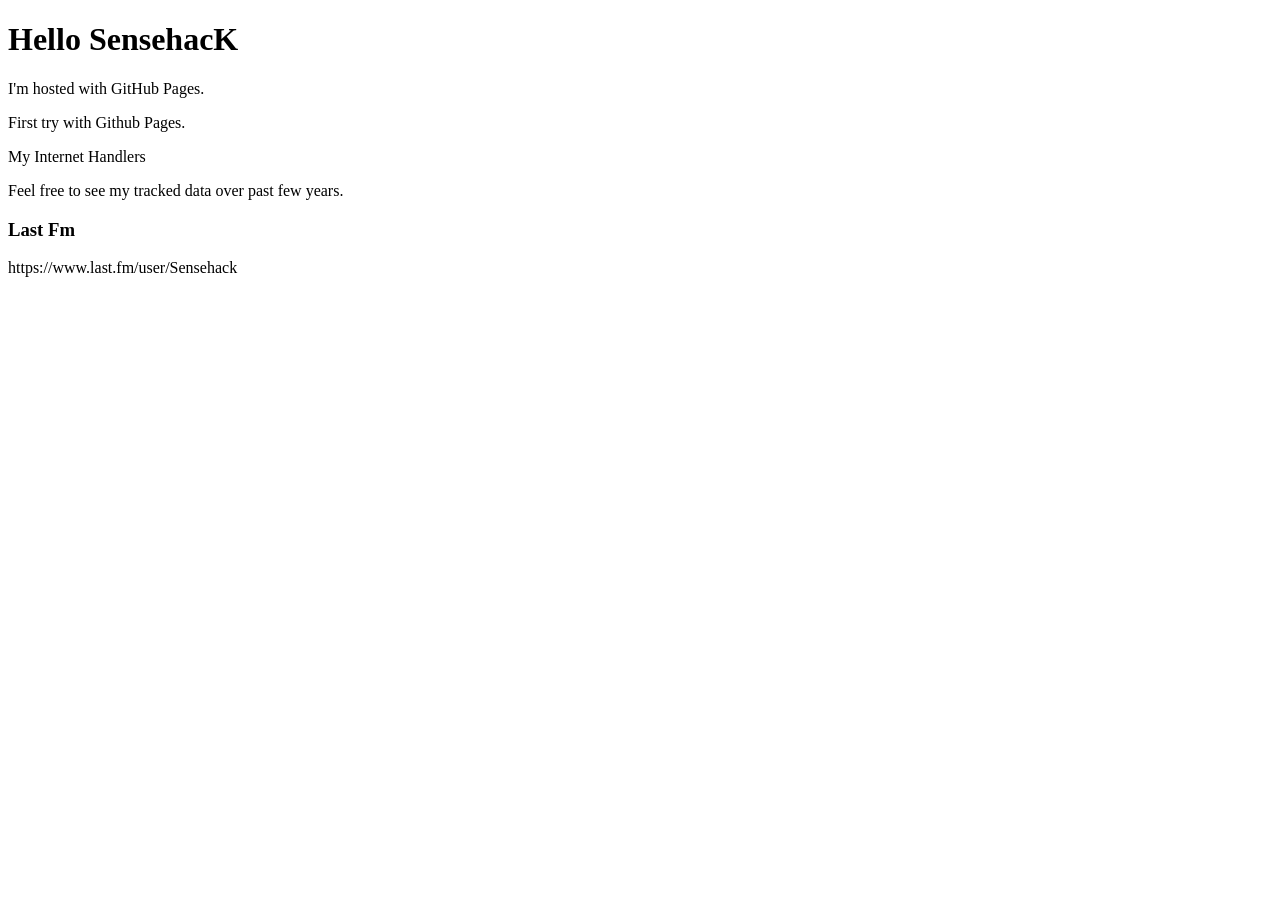
<file: miscellaneous/index2.html>
<!DOCTYPE html>
<html>
<body>
<h1>Hello SensehacK</h1>
<p>I'm hosted with GitHub Pages.</p>
<p>First try with Github Pages.</p>

<p>My Internet Handlers</p>

<p>Feel free to see my tracked data over past few years.</p>
<h3> Last Fm </h3>
<p>https://www.last.fm/user/Sensehack</p>



</body>
</html>
</file>
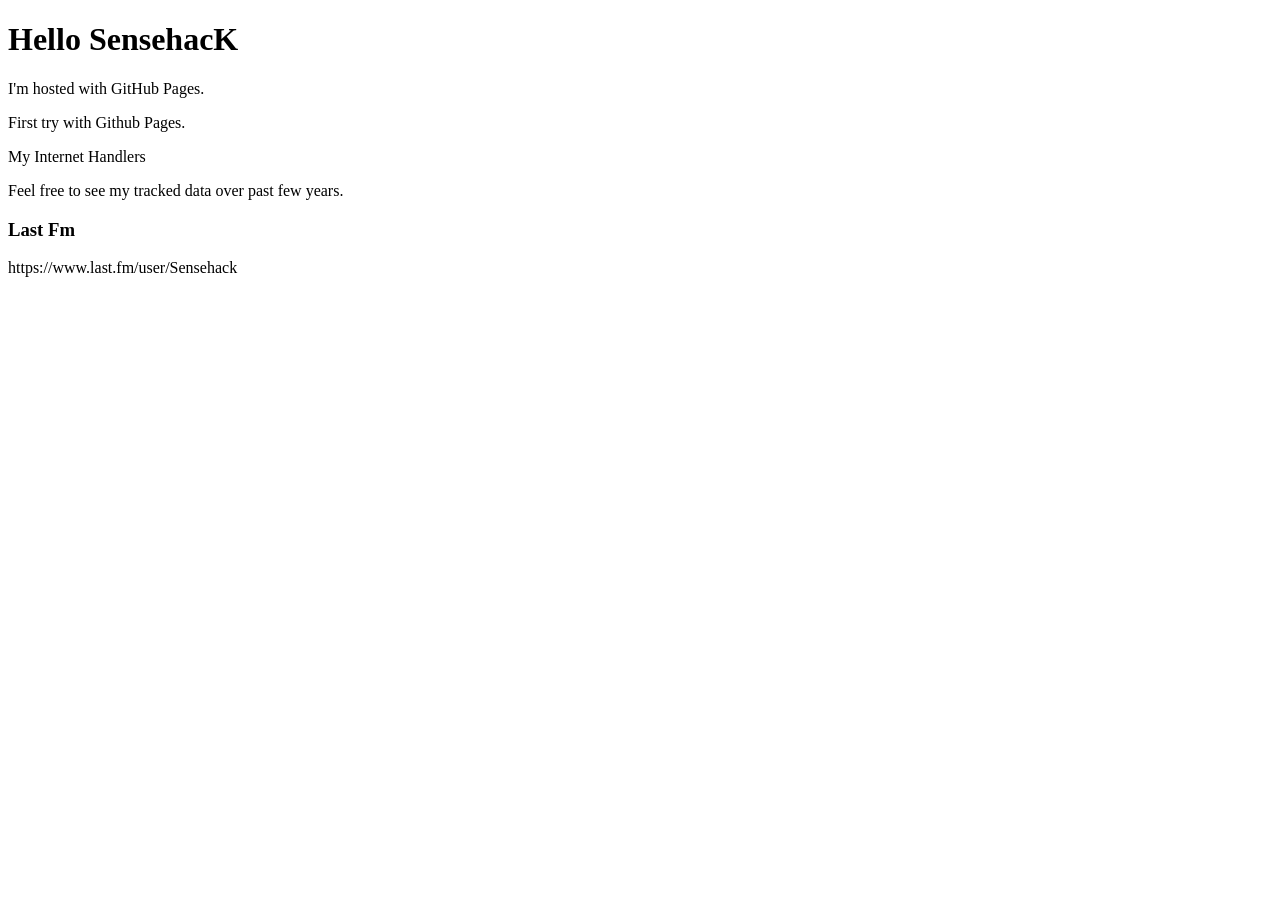
<file: miscellaneous/indexbak.html>
<!DOCTYPE html>
<html>

<body>
  <h1>Hello SensehacK</h1>
  <p>I'm hosted with GitHub Pages.</p>
  <p>First try with Github Pages.</p>

  <p>My Internet Handlers</p>

  <p>Feel free to see my tracked data over past few years.</p>
  <h3> Last Fm </h3>
  <p>https://www.last.fm/user/Sensehack</p>



</body>

</html>
</file>
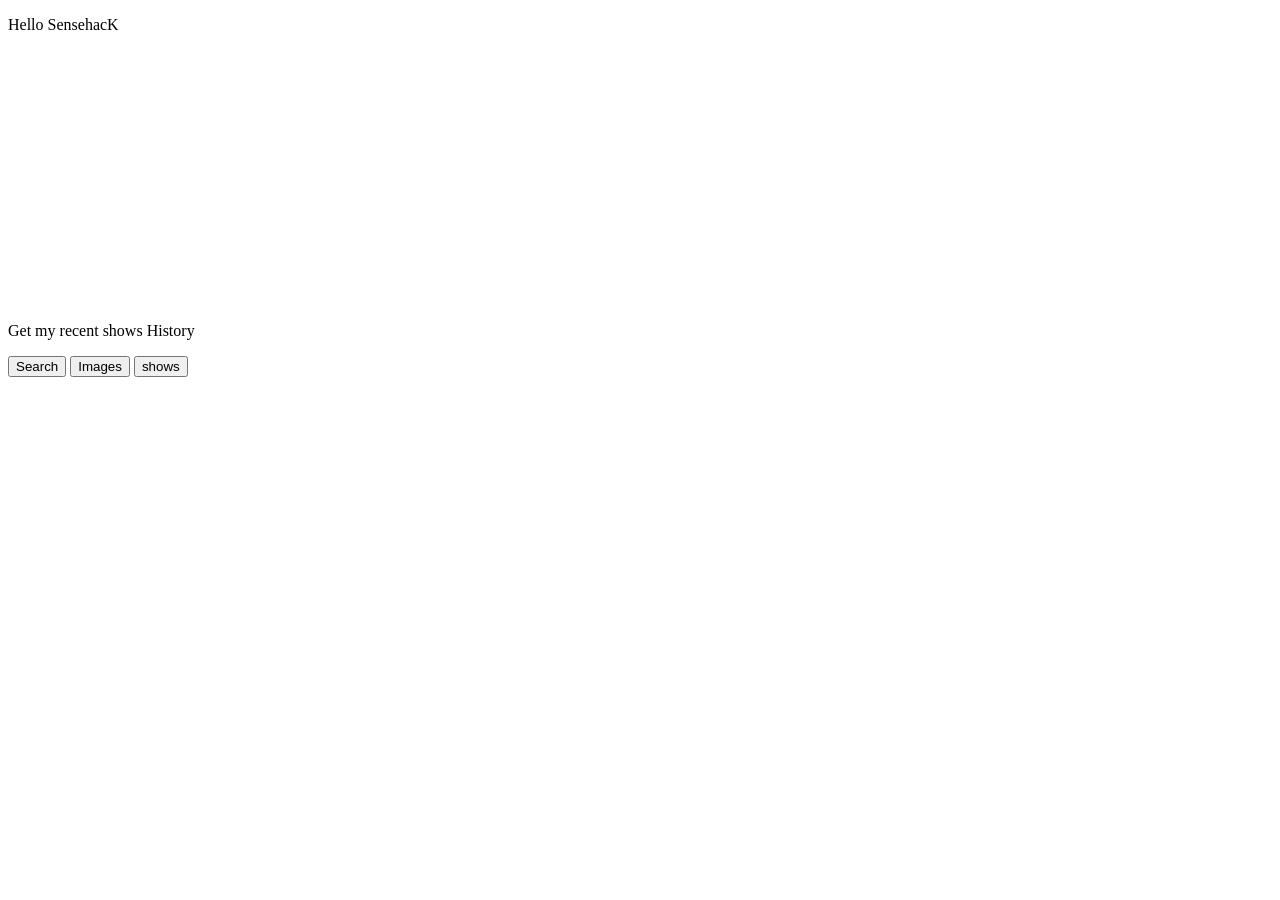
<file: miscellaneous/traktShows.html>
<!DOCTYPE html>
<html>

<body>


    <p>Hello SensehacK</p>

    <img id="output1">
    <p id="showTitle1"> </p>
    <p id="showEpTitle1"> </p>
    <img id="output2">
    <p id="showTitle2"> </p>
    <p id="showEpTitle2"> </p>
    <img id="output3">
    <p id="showTitle3"> </p>
    <p id="showEpTitle3"> </p>
    <img id="output4">
    <p id="showTitle4"> </p>
    <p id="showEpTitle4"> </p>
    <img id="output5">
    <p id="showTitle5"> </p>
    <p id="showEpTitle5"> </p>
    <img id="output6">
    <p id="showTitle6"> </p>
    <p id="showEpTitle6"> </p>
    <img id="output7">
    <p id="showTitle7"> </p>
    <p id="showEpTitle7"> </p>
    <img id="output8">
    <p id="showTitle8"> </p>
    <p id="showEpTitle8"> </p>
    <!-- output will go here -->


    <p id="kautilya"> Get my recent shows History</p>


    <button type="submit" onclick="showTrakt()">Search</button>
    <button type="submit" onclick="imageDisplay()">Images</button>
    <button type="submit" onclick="displayshowDetails()">shows</button>



    <script>
        var showImgsPath = []
        var showIDsPath = []
        var showTitleArr = []
        var showEpTitleArr = []

        var outputStrNo = 1;
        var showTitleStrNo = 1;
        var showEpTitleStrNo = 1;

        function showTrakt() {
            var request = new XMLHttpRequest();

            var getRecentShowsHistory = "https://api.trakt.tv/users/sensehack/history/shows/"

            var getRecentshowsHistory = "https://api.trakt.tv/users/sensehack/history/shows/"

            // call url
            request.open('GET', getRecentShowsHistory);


            request.setRequestHeader('Content-Type', 'application/json');
            request.setRequestHeader('trakt-api-version', '2');

            // Client ID of Trial 2 cors.io
            request.setRequestHeader('trakt-api-key',
                'e76f84733301c6380989637d3c7cc0394f58ae5046b94649d9d65f18e31e43fa');


            request.onreadystatechange = function () {

                if (this.readyState === 4) {
                    console.log('Status:', this.status);
                    console.log('Headers:', this.getAllResponseHeaders());
                    console.log('Body:', this.responseText);


                    //Converting responseText String JSON to Javascript Object JSON.
                    var traktJSON = this.responseText;
                    var showIDTr = ""
                    var traktObj = JSON.parse(traktJSON)


                    //Accessing 8 json elements overall
                    for (var i = 0; i < 8; i++) {
                        console.log("Printing iteration number", i)

                        // Trying to access show titles & EpTitle details  
                        console.log("traktObj[i].id")
                        console.log(traktObj[i].id)

                        // Accessing show title
                        var showTitle = traktObj[i].show.title
                        console.log("accessing show title")
                        console.log(showTitle)

                        // Accessing show episode title
                        var showEpTitle = traktObj[i].episode.title
                        console.log("accessing show EpTitle")
                        console.log(showEpTitle)

                        // Accessing show title
                        console.log("accessing .traktObj[i].show.id.tmdb")
                        var showTmdbId = traktObj[i].show.ids.tmdb
                        console.log(showTmdbId)
                        showIDTr = showTmdbId

                        // Storing show ID's in array
                        showIDsPath.push(showIDTr)
                        showTitleArr.push(showTitle)
                        showEpTitleArr.push(showEpTitle)


                        // Calling the function with user show ID
                        UserAction(showIDTr, showTitle, showEpTitle)
                    }

                    console.log("showIDsPathMediaStreamTrackEvent")
                    console.log(showIDsPath)

                    //You can call whatever you want after the function of API show Details & show Images are retrieved. 
                    // After this stage the synchronous dependency of show images & text is already done.
                    // Display show Text
                    displayshowDetails()

                }

            };

            request.send();

        }

        function UserAction(showIDT, mTitle, mEpTitle) {

            // Variables 
            var urlTMDB = "https://api.themoviedb.org/3/tv/"
            var showID = showIDT;
            var apiKeyTMDB = "?api_key=eab66c078f08232f3a3dec068c6a14d3";
            var langTMDB = "&language=en-US";
            var fullUrlTMDB =
                "https://api.themoviedb.org/3/tv/60573?api_key=eab66c078f08232f3a3dec068c6a14d3&language=en-US";
            var showTitle = mTitle;
            var showEpTitle = mEpTitle;

            console.log(showTitle)
            console.log(showEpTitle)

            var concatTmdbshowURL = urlTMDB + showID + apiKeyTMDB + langTMDB
            console.log("concatTmdbshowURL urlTMDB + showID + apiKeyTMDB + langTMDB")
            console.log(concatTmdbshowURL)
            console.log("showIDT")
            console.log(showIDT)

            // Last FM API Integration Testing
            fetch(concatTmdbshowURL)
                .then(function (response) {
                    return response.json();
                })
                .then(function (jsonResponse) {

                    console.log(jsonResponse)
                    console.log("type of jsonresponse")
                    console.log(typeof (jsonResponse))


                    var poster = jsonResponse.poster_path
                    console.log("printing jsonResponse.poster_path")
                    console.log(jsonResponse.poster_path)
                    var imageTMDB = "https://image.tmdb.org/t/p/w342/"
                    var fullImageTMDB = imageTMDB + poster
                    console.log("fullImageTMDB imageTMDB + poster")
                    console.log(fullImageTMDB)

                    //Adding image paths to the array
                    showImgsPath.push(fullImageTMDB)
                    console.log("printing in fetch method")
                    console.log(showTitle)
                    console.log(showEpTitle)
                    //Calling individual function image paths urls from TMDB
                    singleImageDisplay(fullImageTMDB)



                })

        }


        function singleImageDisplay(imgPath) {
            var outputStr = "output"

            // Displaying 8 last watch shows images
            console.log("imageDisplay2(imgPath")
            console.log(imgPath)

            console.log(outputStr)
            outputStr = outputStr + outputStrNo;

            console.log("outputStr = outputStr + outputStrNo;")
            console.log(outputStr)

            // Incrementing the html tag ID string value
            outputStrNo = (outputStrNo + 1)
            console.log("outputStrNo = (outputStrNo + 1)")
            console.log(outputStrNo)

            document.getElementById(outputStr).src = imgPath;

        }




        function displayshowDetails() {
            for (i = 0; i < 8; i++) {

                var showTitleStr = "showTitle"
                var showEpTitleStr = "showEpTitle"

                showTitleStr = showTitleStr + showTitleStrNo
                showEpTitleStr = showEpTitleStr + showEpTitleStrNo

                console.log("showTitleStr")
                console.log(showTitleStr)
                console.log("showEpTitleStr")
                console.log(showEpTitleStr)

                console.log("showTitleArr[i]")
                console.log(showTitleArr[i])
                console.log("showEpTitleArr[i]")
                console.log(showEpTitleArr[i])

                console.log(typeof (showTitleArr[i]))
                console.log(typeof (showEpTitleArr[i]))
                console.log(typeof (String(showEpTitleArr[i])))

                console.log(typeof (showTitleStr))
                console.log(typeof (showEpTitleStr))

                //Actual show Details
                document.getElementById(showEpTitleStr).innerHTML = showEpTitleArr[i];
                document.getElementById(showTitleStr).innerHTML = showTitleArr[i];

                // Incrementing the html tag ID string value
                console.log("// Incrementing the html tag ID string value")
                showTitleStrNo = (showTitleStrNo + 1)
                showEpTitleStrNo = (showEpTitleStrNo + 1)

            }



        }
    </script>
</body>

</html>
</file>
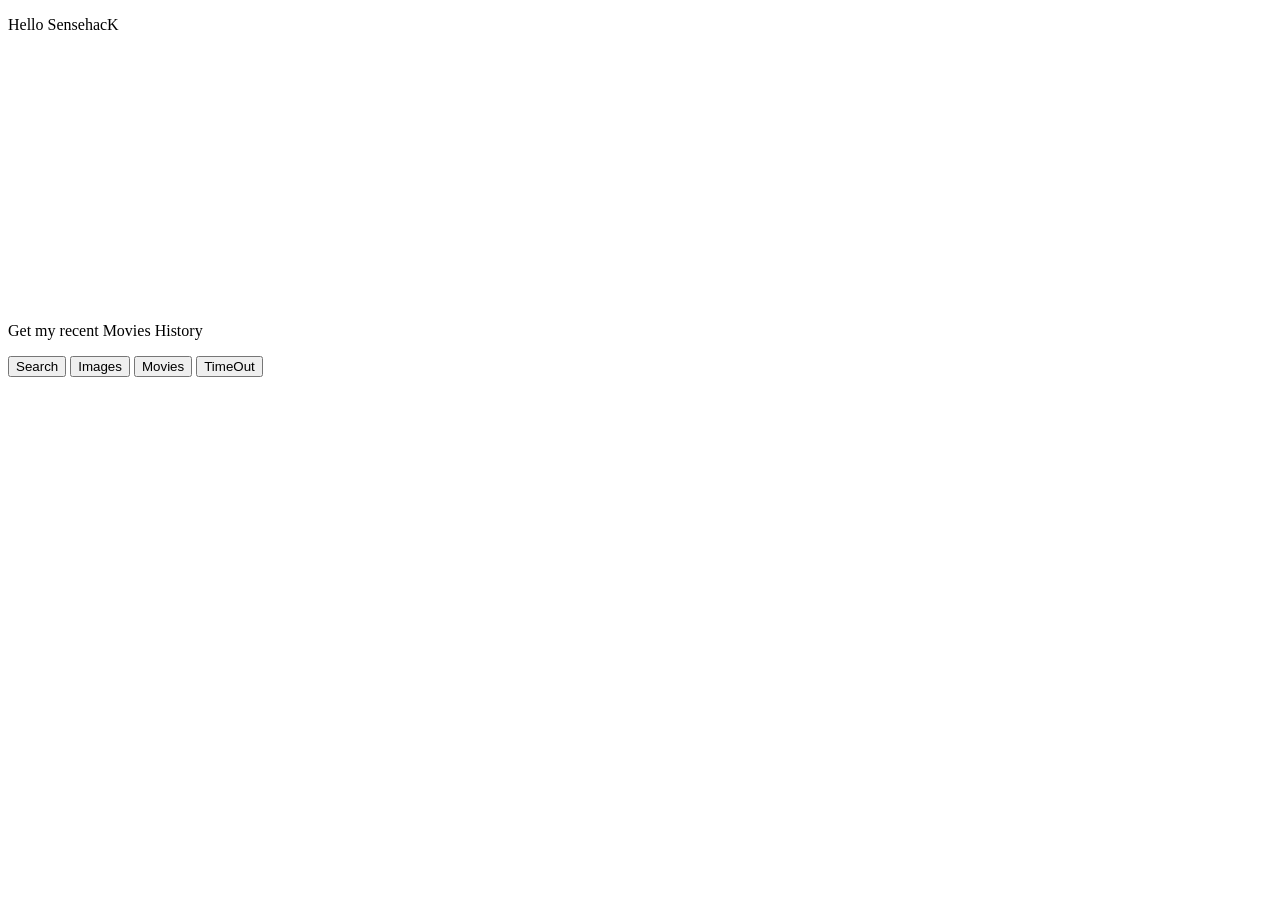
<file: miscellaneous/traktTMDB.html>
<!DOCTYPE html>
<html>
<body>


<p>Hello SensehacK</p>

<img id="output1"> 
<p id = "movieTitle1"> </p> 
<p id = "movieYear1"> </p> 
<img id="output2">
 <p id = "movieTitle2"> </p> 
 <p id = "movieYear2"> </p> 
<img id="output3"> 
<p id = "movieTitle3"> </p> 
<p id = "movieYear3"> </p> 
<img id="output4">
 <p id = "movieTitle4"> </p> 
 <p id = "movieYear4"> </p> 
<img id="output5"> 
<p id = "movieTitle5"> </p> 
<p id = "movieYear5"> </p> 
<img id="output6">
 <p id = "movieTitle6"> </p> 
 <p id = "movieYear6"> </p> 
<img id="output7">
 <p id = "movieTitle7"> </p> 
 <p id = "movieYear7"> </p> 
<img id="output8"> 
<p id = "movieTitle8"> </p> 
<p id = "movieYear8"> </p> 
    <!-- output will go here -->


<p id = "kautilya"> Get my recent Movies History</p>


<button type="submit" onclick="movieTrakt()">Search</button>
<button type="submit" onclick="imageDisplay()">Images</button>  
<button type="submit" onclick="displayMovieDetails()">Movies</button>  
<button type="submit" onclick="timeout()">TimeOut</button> 

<script>

var movieImgsPath = []
var movieIDsPath = []
var movieTitleArr = []
var movieYearArr = []

var outputStrNo = 1;
var movieTitleStrNo = 1;
var movieYearStrNo = 1;

function movieTrakt() {
          var request = new XMLHttpRequest();

          var getRecentShowsHistory = "https://api.trakt.tv/users/sensehack/history/shows/"

          var getRecentMoviesHistory = "https://api.trakt.tv/users/sensehack/history/movies/"

          // call url
          request.open('GET', getRecentMoviesHistory);


          request.setRequestHeader('Content-Type', 'application/json');
          request.setRequestHeader('trakt-api-version', '2');

          // Client ID of Trial 2 cors.io
          request.setRequestHeader('trakt-api-key', 'e76f84733301c6380989637d3c7cc0394f58ae5046b94649d9d65f18e31e43fa');

          
          request.onreadystatechange = function () {

            if (this.readyState === 4) {
              console.log('Status:', this.status);
              console.log('Headers:', this.getAllResponseHeaders());
              console.log('Body:', this.responseText);


              //Converting responseText String JSON to Javascript Object JSON.
              var traktJSON = this.responseText;
              var movieIDTr = ""
              var traktObj = JSON.parse(traktJSON)

              
              //Accessing 8 json elements overall
              for (var i = 0; i < 8; i++) {
                    console.log("Printing iteration number", i) 

                    // Trying to access movie titles & year details  
                    console.log("traktObj[i].id")
                    console.log(traktObj[i].id)
                    
                    // Accessing movie title
                    var movieTitle = traktObj[i].movie.title
                    console.log("accessing movie title")
                    console.log(movieTitle)

                    // Accessing movie title
                    var movieYear = traktObj[i].movie.year
                    console.log("accessing movie year")
                    console.log(movieYear)

                    // Accessing movie title
                    console.log("accessing .traktObj[i].movie.id.tmdb")
                    var movieTmdbId = traktObj[i].movie.ids.tmdb
                    console.log(movieTmdbId) 
                    movieIDTr = movieTmdbId
                    
                    // Storing movie ID's in array
                    movieIDsPath.push(movieIDTr)
                    movieTitleArr.push(movieTitle)
                    movieYearArr.push(movieYear)


                    // Calling the function with user Movie ID
                    UserAction(movieIDTr,movieTitle,movieYear)
              }
              
              console.log("movieIDsPathMediaStreamTrackEvent")
              console.log(movieIDsPath)

              //You can call whatever you want after the function of API Movie Details & Movie Images are retrieved. 
              // After this stage the synchronous dependency of Movie images & text is already done.
              // Display Movie Text
              displayMovieDetails()

            }

          };

          request.send();

}

function UserAction(movieIDT,mTitle,mYear) {

    // Variables 
    var urlTMDB = "https://api.themoviedb.org/3/movie/"
    var movieID = movieIDT;
    var apiKeyTMDB = "?api_key=eab66c078f08232f3a3dec068c6a14d3";
    var langTMDB = "&language=en-US";
    var fullUrlTMDB = "https://api.themoviedb.org/3/movie/100402?api_key=eab66c078f08232f3a3dec068c6a14d3&language=en-US";
    var movieTitle = mTitle;
    var movieYear = mYear;

    console.log(movieTitle)
    console.log(movieYear)

    var concatTmdbMovieURL = urlTMDB + movieID + apiKeyTMDB + langTMDB
    console.log("concatTmdbMovieURL urlTMDB + movieID + apiKeyTMDB + langTMDB")
    console.log(concatTmdbMovieURL)
    console.log("movieIDT")
    console.log(movieIDT)
    
// Last FM API Integration Testing
fetch(concatTmdbMovieURL)
    .then(function(response) {
    return response.json();
        })
        .then(function(jsonResponse) {

            console.log(jsonResponse)
            console.log("type of jsonresponse")
            console.log(typeof(jsonResponse))
            

            var poster = jsonResponse.poster_path
            console.log("printing jsonResponse.poster_path")
            console.log(jsonResponse.poster_path)
            var imageTMDB = "https://image.tmdb.org/t/p/w342/"
            var fullImageTMDB = imageTMDB + poster
            console.log("fullImageTMDB imageTMDB + poster")
            console.log(fullImageTMDB)
            
            //Adding image paths to the array
            movieImgsPath.push(fullImageTMDB)
            console.log("printing in fetch method")
            console.log(movieTitle)
            console.log(movieYear)
            //Calling individual function image paths urls from TMDB
            singleImageDisplay(fullImageTMDB)
            
            


    })

}

function myFunction2() {
    console.log("SET TIMEOUT")
    console.log("Delay by 3 secs")
}
function timeout() {
    setTimeout(function()
            { myFunction2(); }, 3000);


}


function singleImageDisplay(imgPath) {
    var outputStr = "output"

    // Displaying 8 last watch movies images
        console.log("imageDisplay2(imgPath")
        console.log(imgPath)

        console.log(outputStr)
        outputStr = outputStr + outputStrNo;

        console.log("outputStr = outputStr + outputStrNo;")
        console.log(outputStr)

        // Incrementing the html tag ID string value
        outputStrNo = (outputStrNo + 1)
        console.log("outputStrNo = (outputStrNo + 1)")
        console.log(outputStrNo)

        document.getElementById(outputStr).src = imgPath ;
    
    }




function displayMovieDetails () {
    for (i = 0 ; i < 8 ; i++ ) {

                var movieTitleStr = "movieTitle"
                var movieYearStr = "movieYear"   

                movieTitleStr = movieTitleStr + movieTitleStrNo
                movieYearStr = movieYearStr + movieYearStrNo

                console.log("movieTitleStr")
                console.log(movieTitleStr)
                console.log("movieYearStr")
                console.log(movieYearStr)

                console.log("movieTitleArr[i]")
                console.log(movieTitleArr[i])
                console.log("movieYearArr[i]")
                console.log(movieYearArr[i])

                console.log(typeof(movieTitleArr[i]))
                console.log(typeof(movieYearArr[i]))
                console.log(typeof(String(movieYearArr[i])))
                
                console.log(typeof(movieTitleStr))
                console.log(typeof(movieYearStr))

                //Actual Movie Details
                document.getElementById(movieYearStr).innerHTML = movieYearArr[i] ;
                document.getElementById(movieTitleStr).innerHTML = movieTitleArr[i] ;
                
                // Incrementing the html tag ID string value
                console.log("// Incrementing the html tag ID string value")
                movieTitleStrNo = (movieTitleStrNo + 1)
                movieYearStrNo = (movieYearStrNo + 1)

    }



}
</script>
</body>

</html>
</file>
<file: css/custom.css>
/* Site-specific overrides layered on top of css/risen.css (Bootstrap 5 + Risen theme) */

body {
	background-color: #16181d;
}

#nav-wrap {
	position: fixed;
	top: 0;
	left: 0;
	right: 0;
	z-index: 20;
	transition: background-color 0.3s ease;
}

#nav-wrap.opaque {
	background-color: rgba(22, 24, 29, 0.95);
	backdrop-filter: blur(6px);
}

#nav-wrap .nav {
	list-style: none;
	display: flex;
	justify-content: center;
	gap: 1.5rem;
	margin: 0;
	padding: 1rem 0;
}

#nav-wrap .nav li a {
	color: #fff;
	text-decoration: none;
	font-weight: 600;
	text-transform: uppercase;
	font-size: 0.85rem;
	letter-spacing: 0.05em;
}

#nav-wrap .nav li.current a {
	color: var(--bs-primary);
}

.mobile-btn {
	display: none;
}

header#home {
	display: flex;
	align-items: center;
	justify-content: center;
	text-align: center;
	min-height: 100vh;
	padding: 6rem 1.5rem 3rem;
}

.responsive-headline {
	font-family: "Inter", sans-serif;
	font-weight: 800;
	font-size: clamp(2.5rem, 6vw, 5.5rem);
	color: #fff;
	margin-bottom: 1.5rem;
}

header#home h3 {
	max-width: 46rem;
	margin: 0 auto;
	color: #b8bfcc;
	font-weight: 400;
	line-height: 1.7;
}

header#home h3 span,
header#home h3 strong {
	color: var(--bs-primary);
	font-weight: 600;
}

header#home .social {
	list-style: none;
	display: flex;
	justify-content: center;
	gap: 1.25rem;
	margin: 2rem 0 0;
	padding: 0;
}

header#home .social a {
	color: #fff;
	font-size: 1.25rem;
}

header#home .social a:hover {
	color: var(--bs-primary);
}

.scrolldown {
	position: absolute;
	bottom: 2rem;
	left: 0;
	right: 0;
	text-align: center;
}

.scrolldown a {
	color: #b8bfcc;
	font-size: 1.5rem;
}

.resume-wrapper {
	max-width: 1100px;
	margin: 0 auto;
	padding: 4rem 1.5rem;
}

.resume-section-heading {
	color: #fff;
	font-weight: 700;
	font-size: 1.15rem;
}

.resume-section-heading-icon {
	color: var(--bs-primary);
}

section[id] {
	scroll-margin-top: 70px;
}

footer {
	padding: 3rem 1.5rem;
	text-align: center;
	color: #8b93a3;
}

footer .social-links {
	list-style: none;
	display: flex;
	justify-content: center;
	gap: 1.25rem;
	margin: 0 0 1rem;
	padding: 0;
}

footer .social-links a {
	color: #fff;
	font-size: 1.1rem;
}

footer .social-links a:hover {
	color: var(--bs-primary);
}

footer .copyright {
	list-style: none;
	margin: 0;
	padding: 0;
	font-size: 0.85rem;
}

footer .copyright .theme-link,
footer a.theme-link {
	color: var(--bs-primary);
}

#go-top {
	margin-top: 1rem;
}

#go-top a {
	color: #8b93a3;
}
</file>
